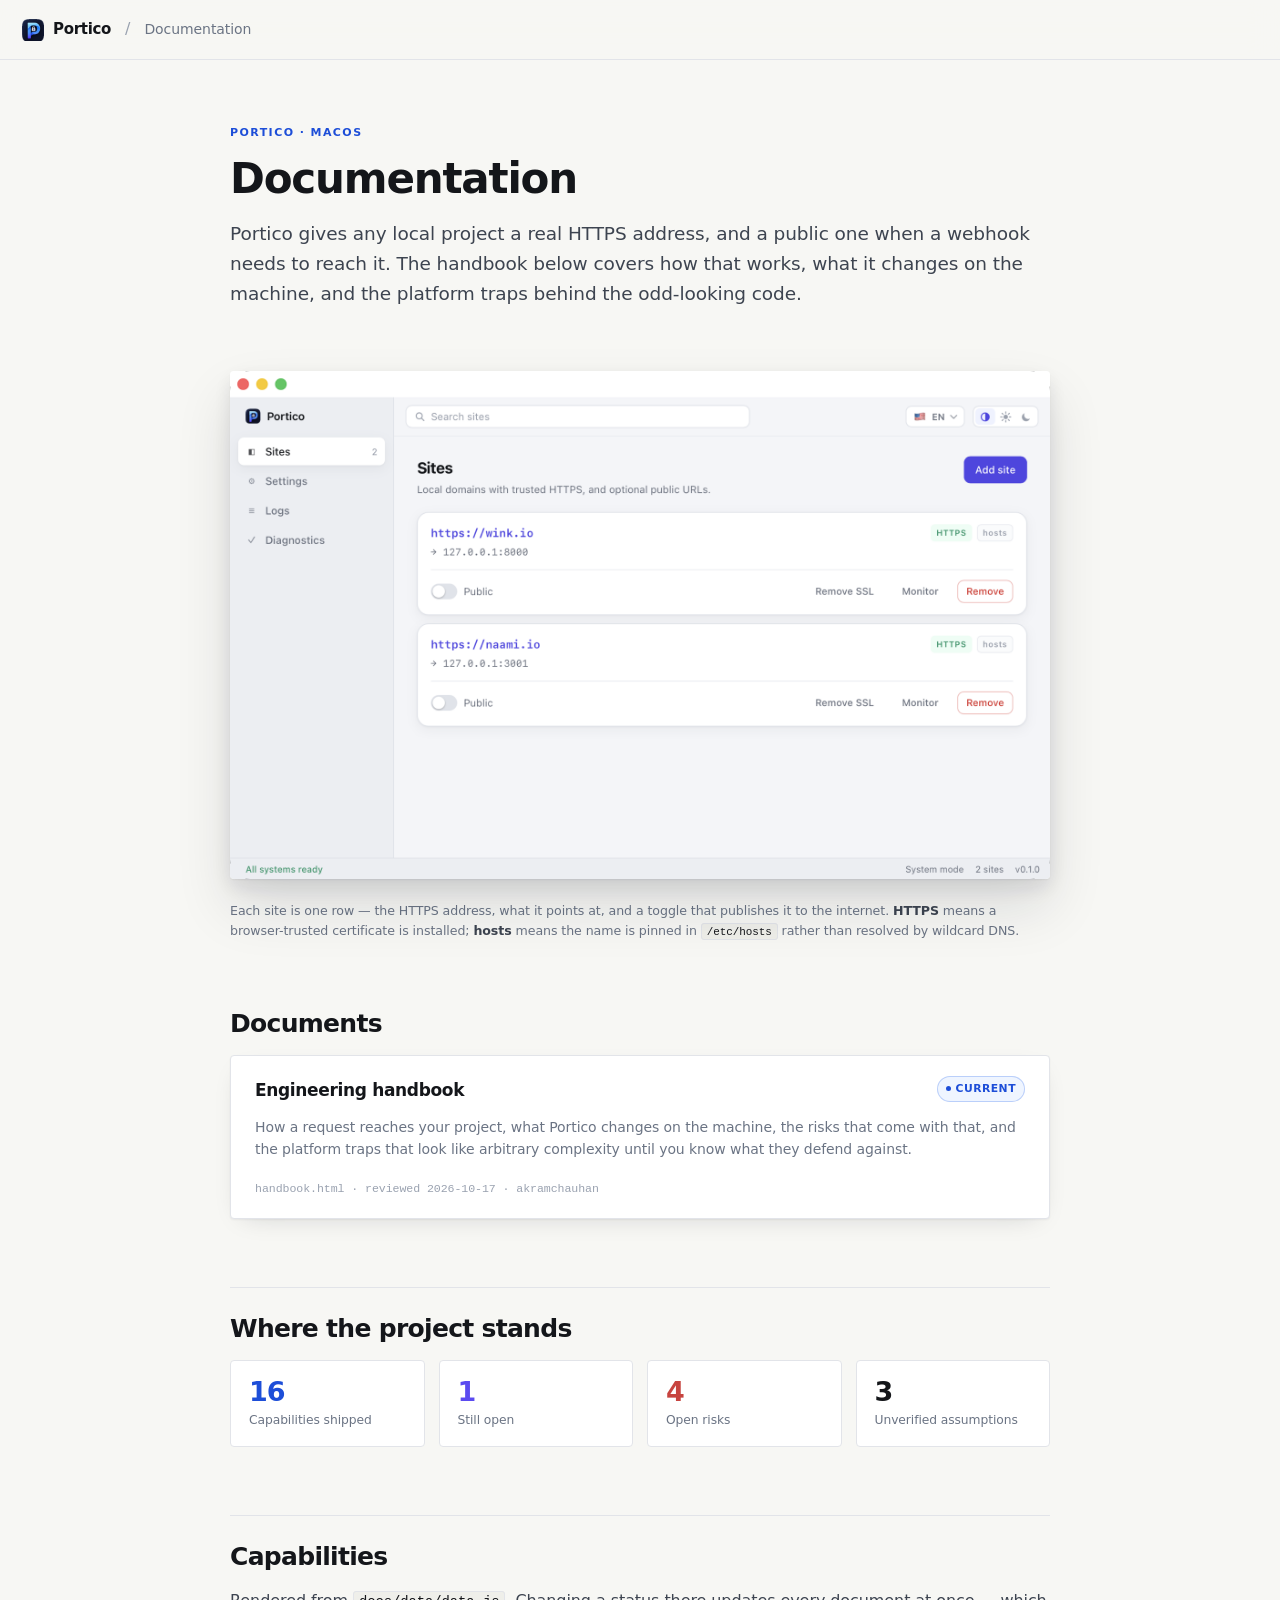
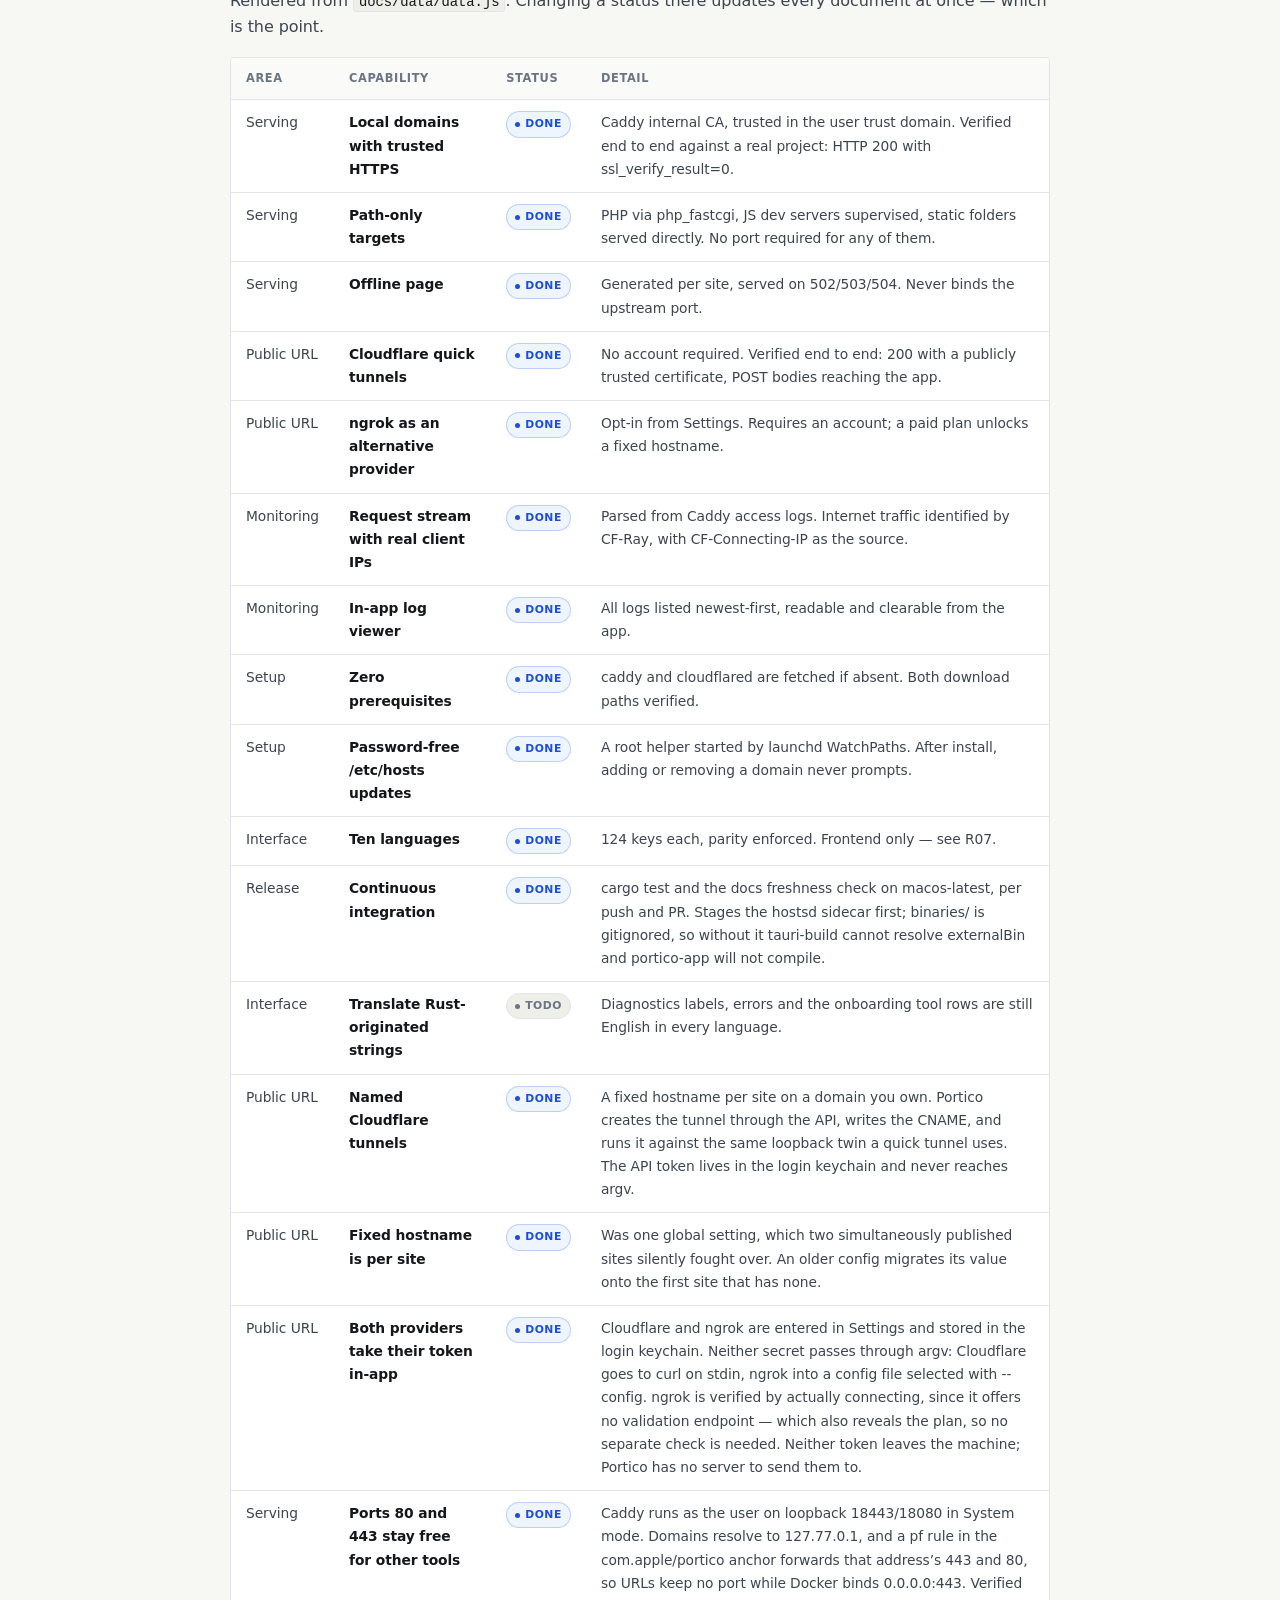
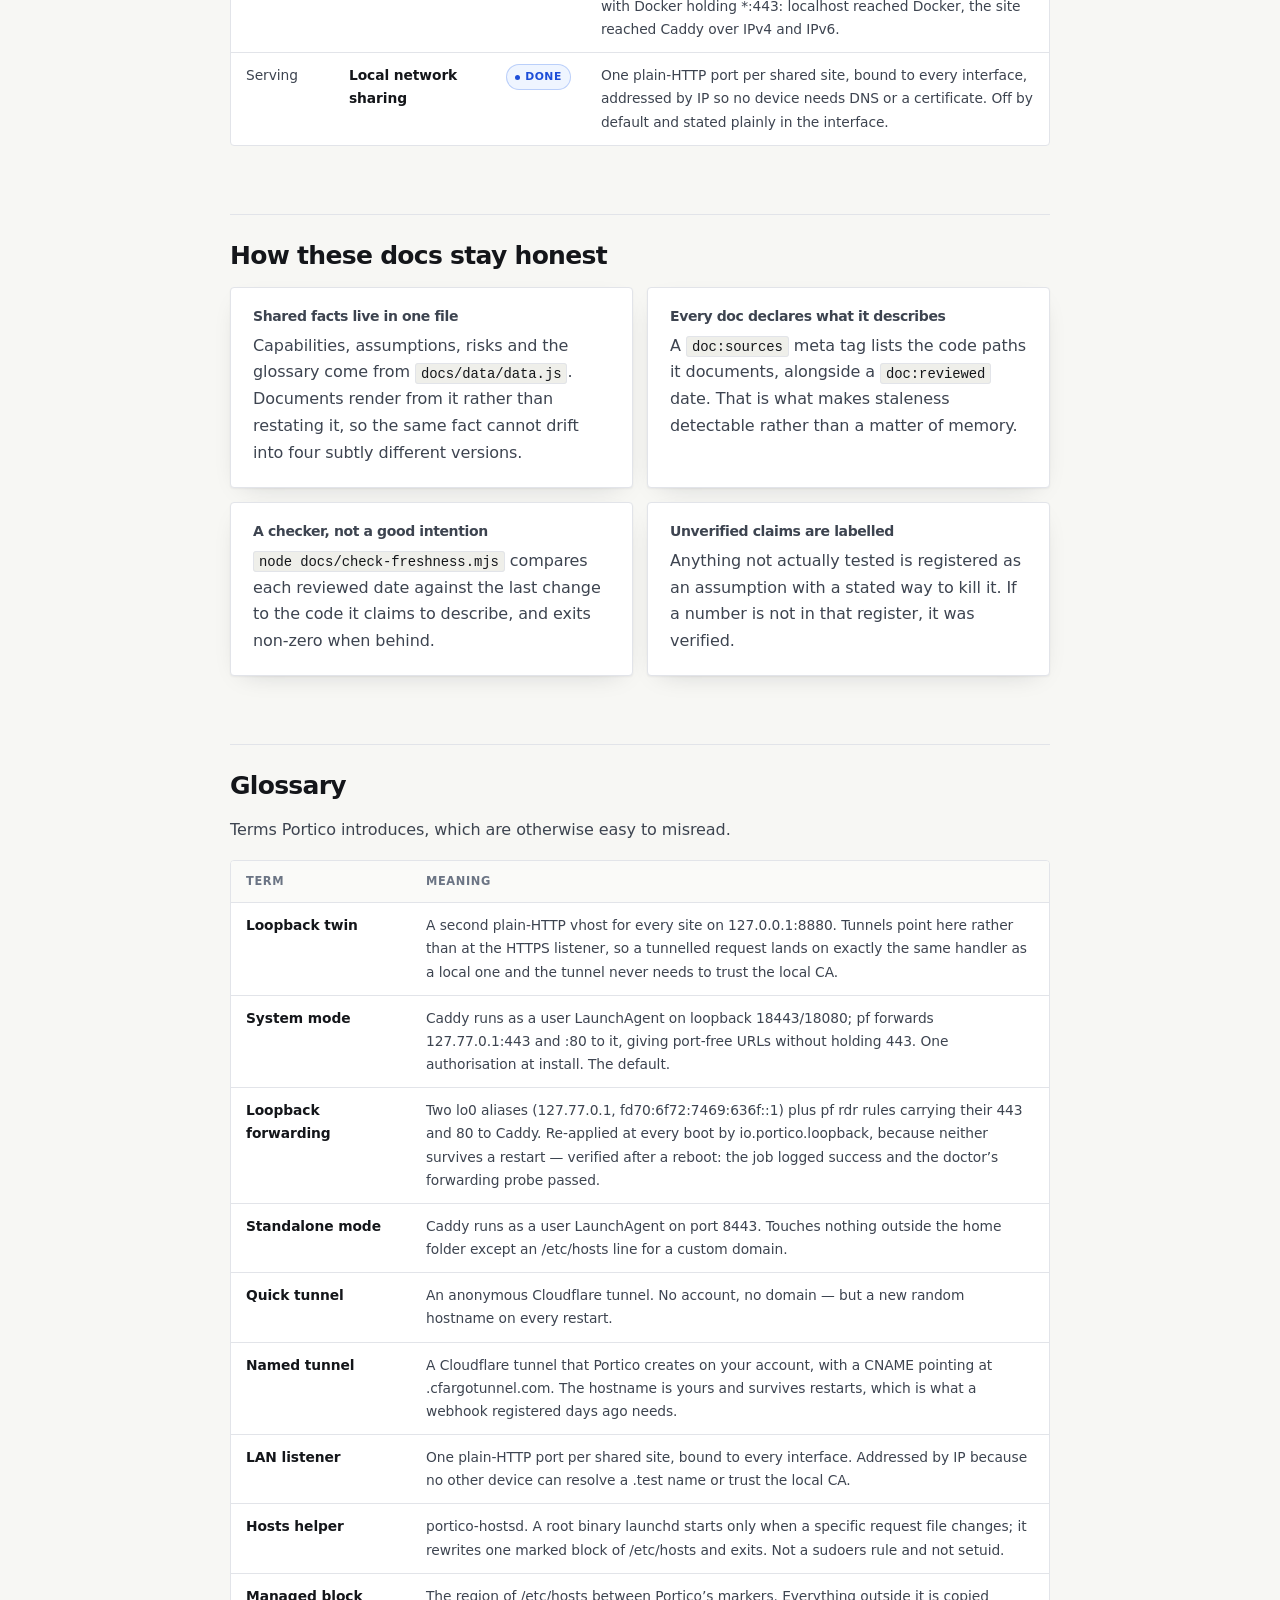
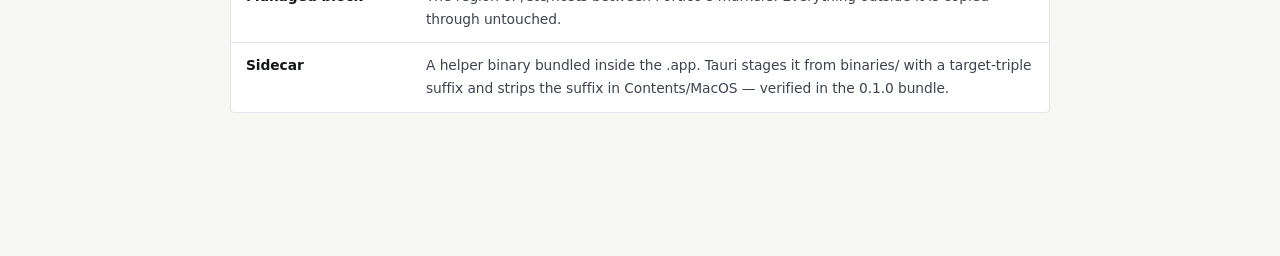
<file: docs/index.html>
<!doctype html>
<html lang="en">
<head>
<meta charset="utf-8">
<meta name="viewport" content="width=device-width, initial-scale=1">
<title>Portico — Documentation</title>
<meta name="doc:status"   content="Current">
<meta name="doc:reviewed" content="2026-09-09">
<meta name="doc:sources"  content="">
<link rel="stylesheet" href="assets/docs.css?v=0.3">
<style>
  .hub { max-width:900px; margin:0 auto; padding:0 40px 120px; }
  .hero { padding:64px 0 40px; }
  .doc-row { display:grid; grid-template-columns:1fr auto; gap:8px 24px; align-items:start;
    background:var(--surface); border:1px solid var(--border); border-radius:var(--radius);
    padding:20px 24px; margin-bottom:12px; text-decoration:none; box-shadow:var(--shadow); transition:.16s; }
  .doc-row:hover { border-color:var(--accent); transform:translateY(-1px); box-shadow:var(--shadow-l); }
  .doc-row .ttl { font-size:17px; font-weight:640; color:var(--ink); letter-spacing:-.02em; }
  .doc-row .bl { font-size:14px; color:var(--muted); margin-top:5px; line-height:1.55; grid-column:1/-1; }
  .doc-row .mt { font-size:11.6px; color:var(--faint); margin-top:10px; grid-column:1/-1; font-family:var(--mono); }
  @media (max-width:700px) { .hub { padding:0 20px 80px; } }
</style>
</head>
<body>

<header class="d-top">
  <a class="d-logo" href="index.html">
    <img src="assets/logo.png?v=0.3" alt="" width="22" height="22" style="display:block">
    Portico
  </a>
  <span class="sep">/</span><span class="doc-name">Documentation</span>
</header>

<div class="hub">
  <div class="hero">
    <div class="eyebrow">Portico · macOS</div>
    <h1>Documentation</h1>
    <p class="lede">Portico gives any local project a real HTTPS address, and a public one
    when a webhook needs to reach it. The handbook below covers how that works, what it
    changes on the machine, and the platform traps behind the odd-looking code.</p>
  </div>

  <figure class="shot">
    <div class="shot-frame">
    <img src="assets/screenshot-sites.png?v=0.3" width="1800" height="1116"
         alt="Portico's Sites view. A sidebar lists Sites, Settings, Logs and Diagnostics.
              Two rows show https://wink.io pointing at 127.0.0.1:8000 and https://naami.io
              at 127.0.0.1:3001, each badged HTTPS and hosts, each with a Public toggle.
              The status bar reads: all systems ready, System mode, 2 sites.">
    </div>
    <figcaption>Each site is one row — the HTTPS address, what it points at, and a toggle
    that publishes it to the internet. <b>HTTPS</b> means a browser-trusted certificate is
    installed; <b>hosts</b> means the name is pinned in <code>/etc/hosts</code> rather than
    resolved by wildcard DNS.</figcaption>
  </figure>

  <h2 id="docs" style="border:none;padding-top:0">Documents</h2>
  <div id="docList"></div>

  <h2 id="status">Where the project stands</h2>
  <div class="grid c4">
    <div class="stat"><div class="n g" id="sDone">—</div><div class="l">Capabilities shipped</div></div>
    <div class="stat"><div class="n v" id="sTodo">—</div><div class="l">Still open</div></div>
    <div class="stat"><div class="n r" id="sRisk">—</div><div class="l">Open risks</div></div>
    <div class="stat"><div class="n" id="sAssume">—</div><div class="l">Unverified assumptions</div></div>
  </div>

  <h2 id="state">Capabilities</h2>
  <p>Rendered from <code>docs/data/data.js</code>. Changing a status there updates every
  document at once — which is the point.</p>
  <div class="t-scroll"><table id="featTable">
    <thead><tr><th>Area</th><th>Capability</th><th>Status</th><th>Detail</th></tr></thead>
    <tbody></tbody>
  </table></div>

  <h2 id="how">How these docs stay honest</h2>
  <div class="grid c2">
    <div class="d-card"><h4>Shared facts live in one file</h4>
      <p>Capabilities, assumptions, risks and the glossary come from
      <code>docs/data/data.js</code>. Documents render from it rather than restating it, so
      the same fact cannot drift into four subtly different versions.</p></div>
    <div class="d-card"><h4>Every doc declares what it describes</h4>
      <p>A <code>doc:sources</code> meta tag lists the code paths it documents, alongside a
      <code>doc:reviewed</code> date. That is what makes staleness detectable rather than a
      matter of memory.</p></div>
    <div class="d-card"><h4>A checker, not a good intention</h4>
      <p><code>node docs/check-freshness.mjs</code> compares each reviewed date against the
      last change to the code it claims to describe, and exits non-zero when behind.</p></div>
    <div class="d-card"><h4>Unverified claims are labelled</h4>
      <p>Anything not actually tested is registered as an assumption with a stated way to
      kill it. If a number is not in that register, it was verified.</p></div>
  </div>

  <h2 id="glossary">Glossary</h2>
  <p>Terms Portico introduces, which are otherwise easy to misread.</p>
  <div class="t-scroll"><table id="glossTable">
    <thead><tr><th style="width:180px">Term</th><th>Meaning</th></tr></thead>
    <tbody></tbody>
  </table></div>
</div>

<script src="data/data.js?v=0.5"></script>
<script src="assets/docs.js?v=0.3"></script>
<script>
window.DKInit = function () {
  var D = window.DOCS, S = { Draft:'amber', Current:'green', Superseded:'grey' };

  document.getElementById('docList').innerHTML = D.docs.map(function (d) {
    return '<a class="doc-row" href="' + d.file + '">' +
      '<div class="ttl">' + d.title + '</div>' +
      '<span class="badge ' + (S[d.status]||'grey') + ' dot">' + d.status + '</span>' +
      '<div class="bl">' + d.blurb + '</div>' +
      '<div class="mt">' + d.file + ' · reviewed ' + d.updated + ' · ' + d.owner + '</div></a>';
  }).join('');

  var FS = { done:'green', doing:'amber', todo:'grey', blocked:'red' };
  document.querySelector('#featTable tbody').innerHTML = D.features.map(function (f) {
    return '<tr><td>' + f.area + '</td><td><b>' + f.t + '</b></td>' +
      '<td><span class="badge ' + FS[f.s] + ' dot">' + f.s + '</span></td>' +
      '<td>' + f.d + '</td></tr>';
  }).join('');

  document.querySelector('#glossTable tbody').innerHTML = D.glossary.map(function (g) {
    return '<tr><td><b>' + g.t + '</b></td><td>' + g.d + '</td></tr>';
  }).join('');

  document.getElementById('sDone').textContent   = D.features.filter(function (f) { return f.s === 'done'; }).length;
  document.getElementById('sTodo').textContent   = D.features.filter(function (f) { return f.s !== 'done'; }).length;
  document.getElementById('sRisk').textContent   = D.risks.filter(function (r) { return r.status === 'Open'; }).length;
  document.getElementById('sAssume').textContent = D.assumptions.filter(function (a) { return /Unverified/i.test(a.confidence); }).length;
};
</script>
</body>
</html>
</file>
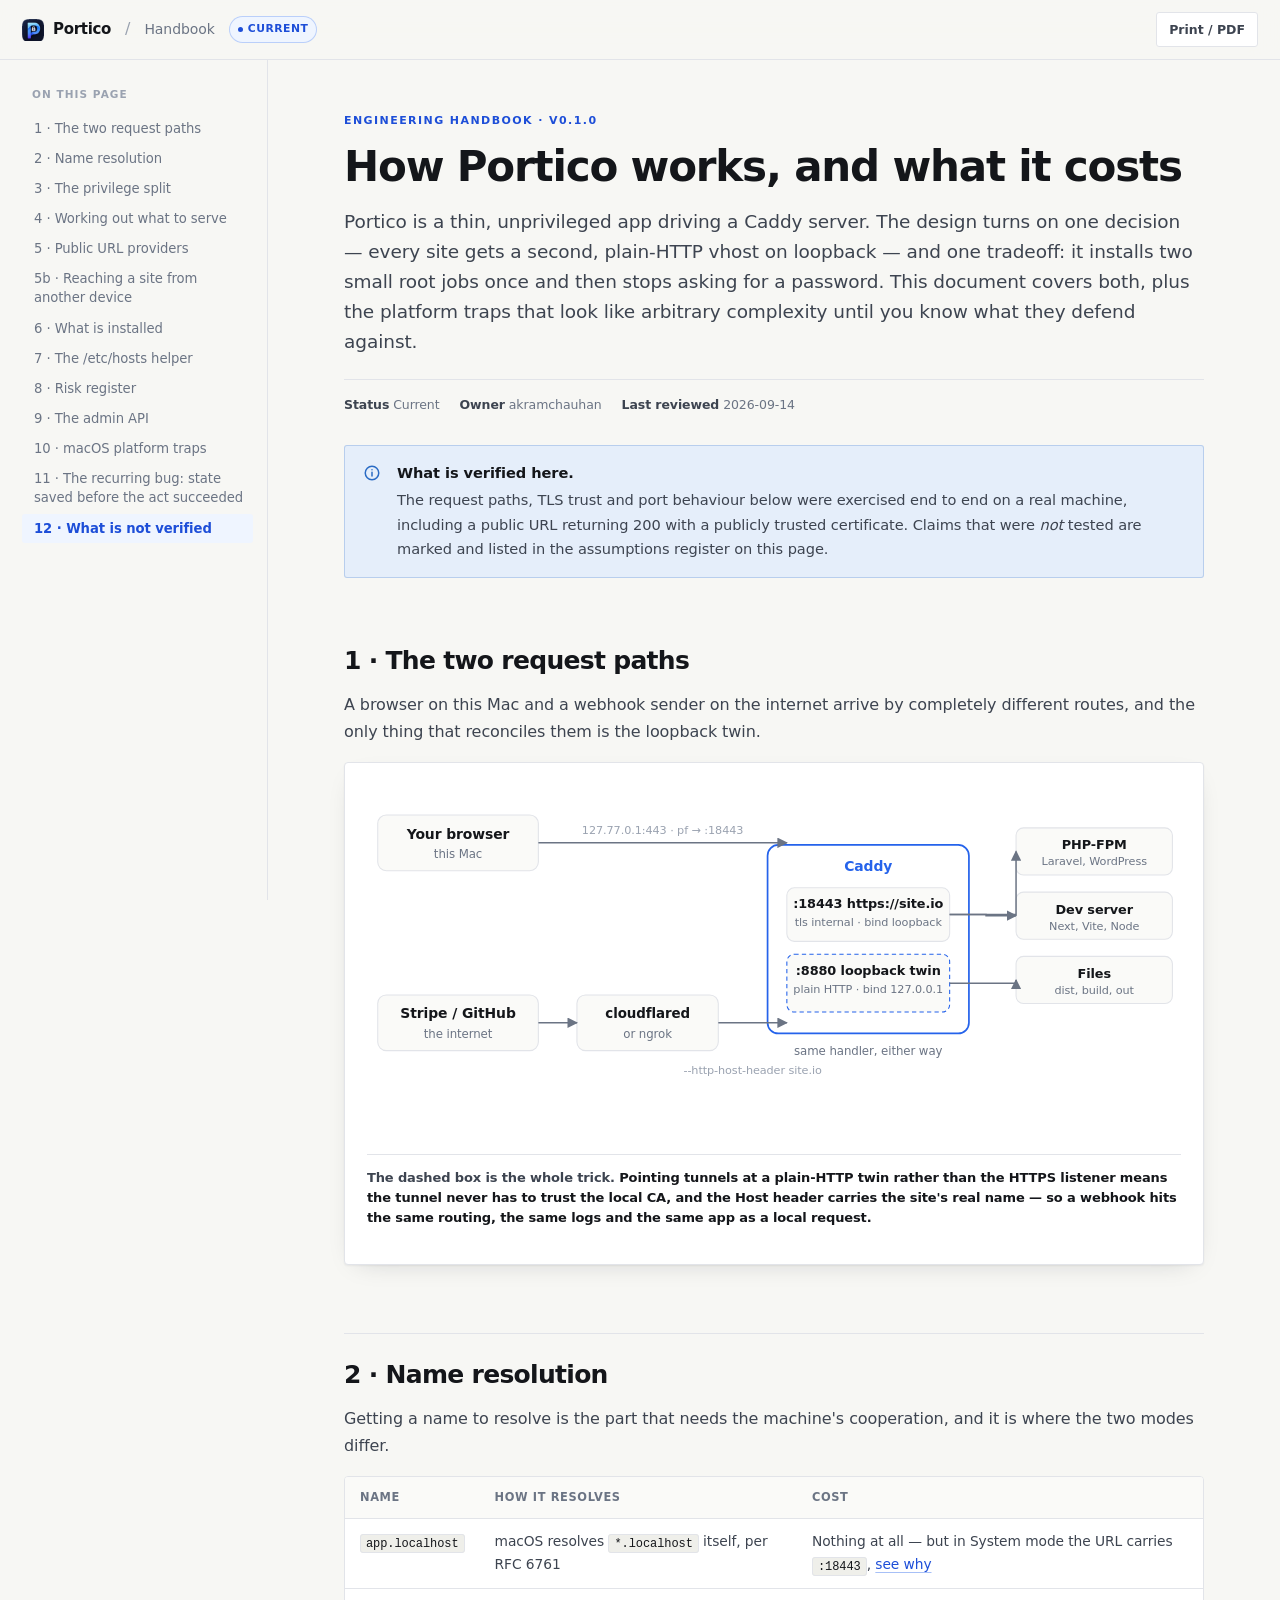
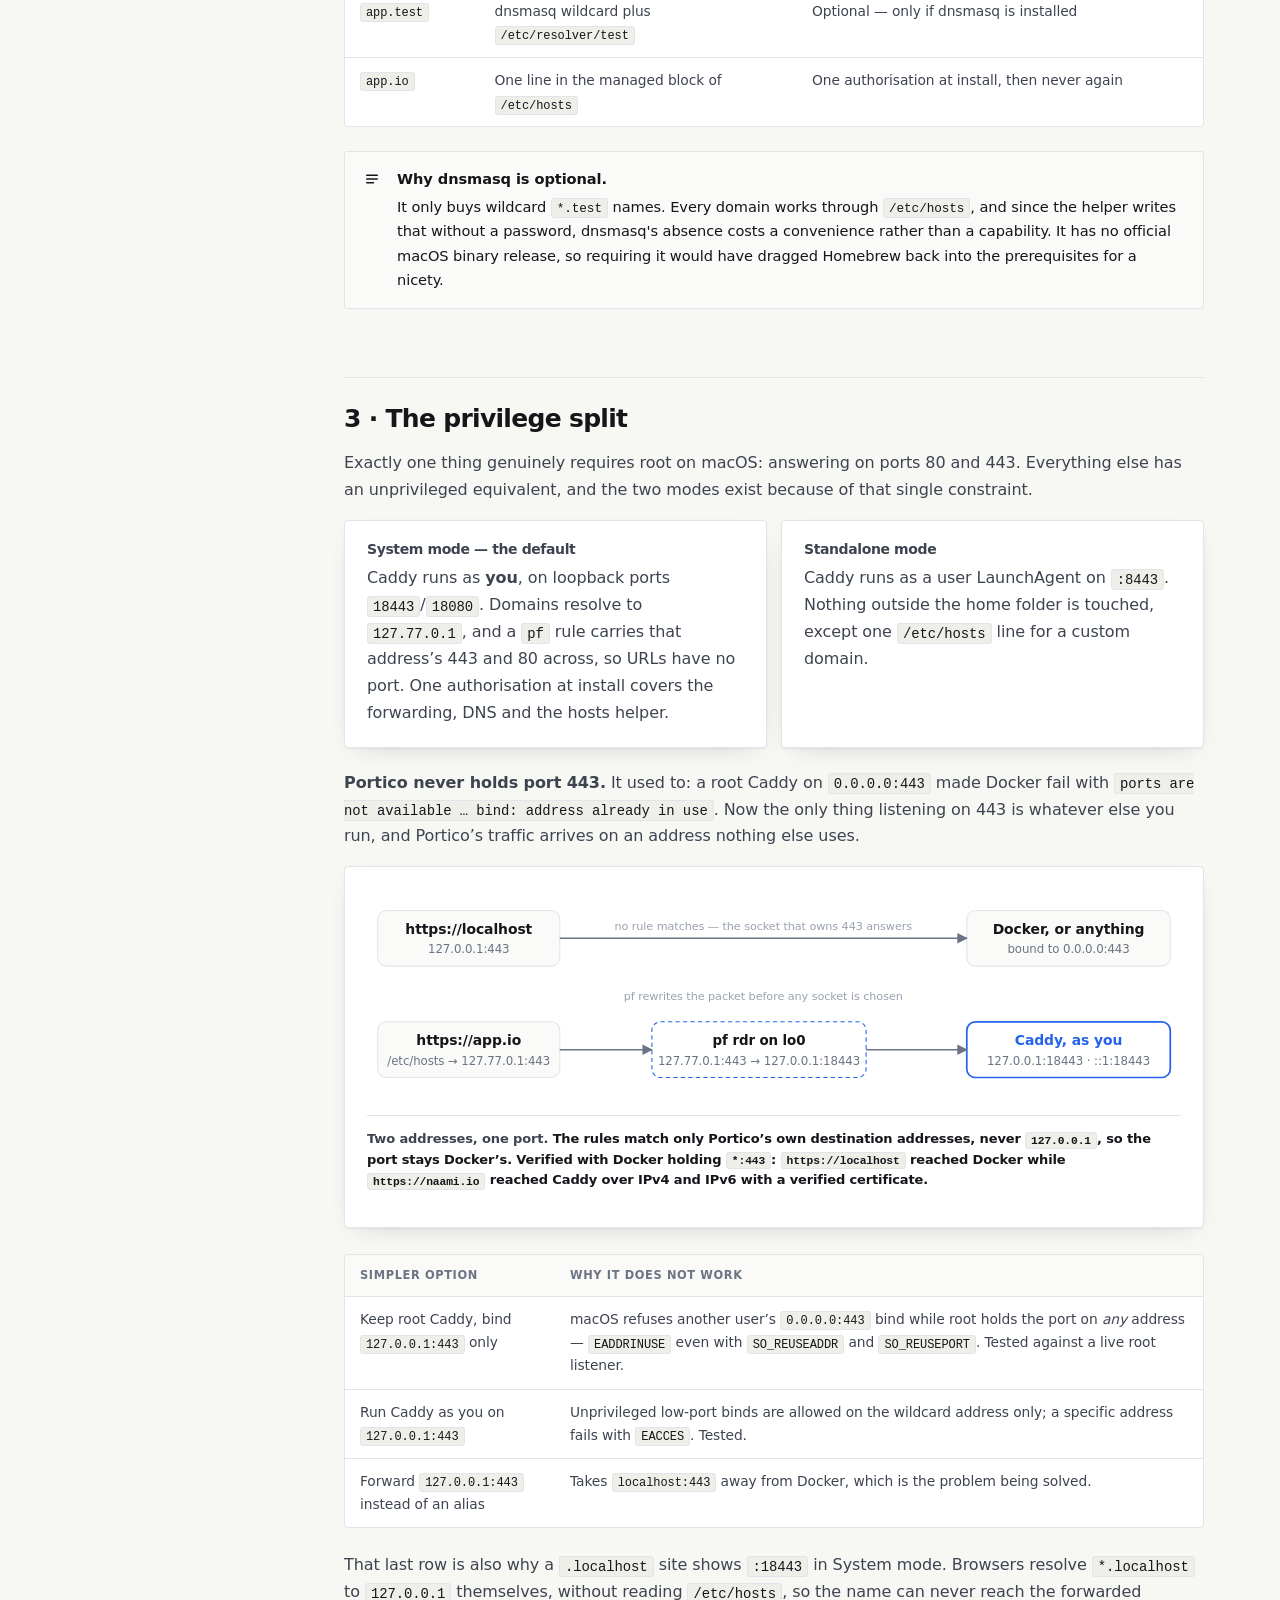
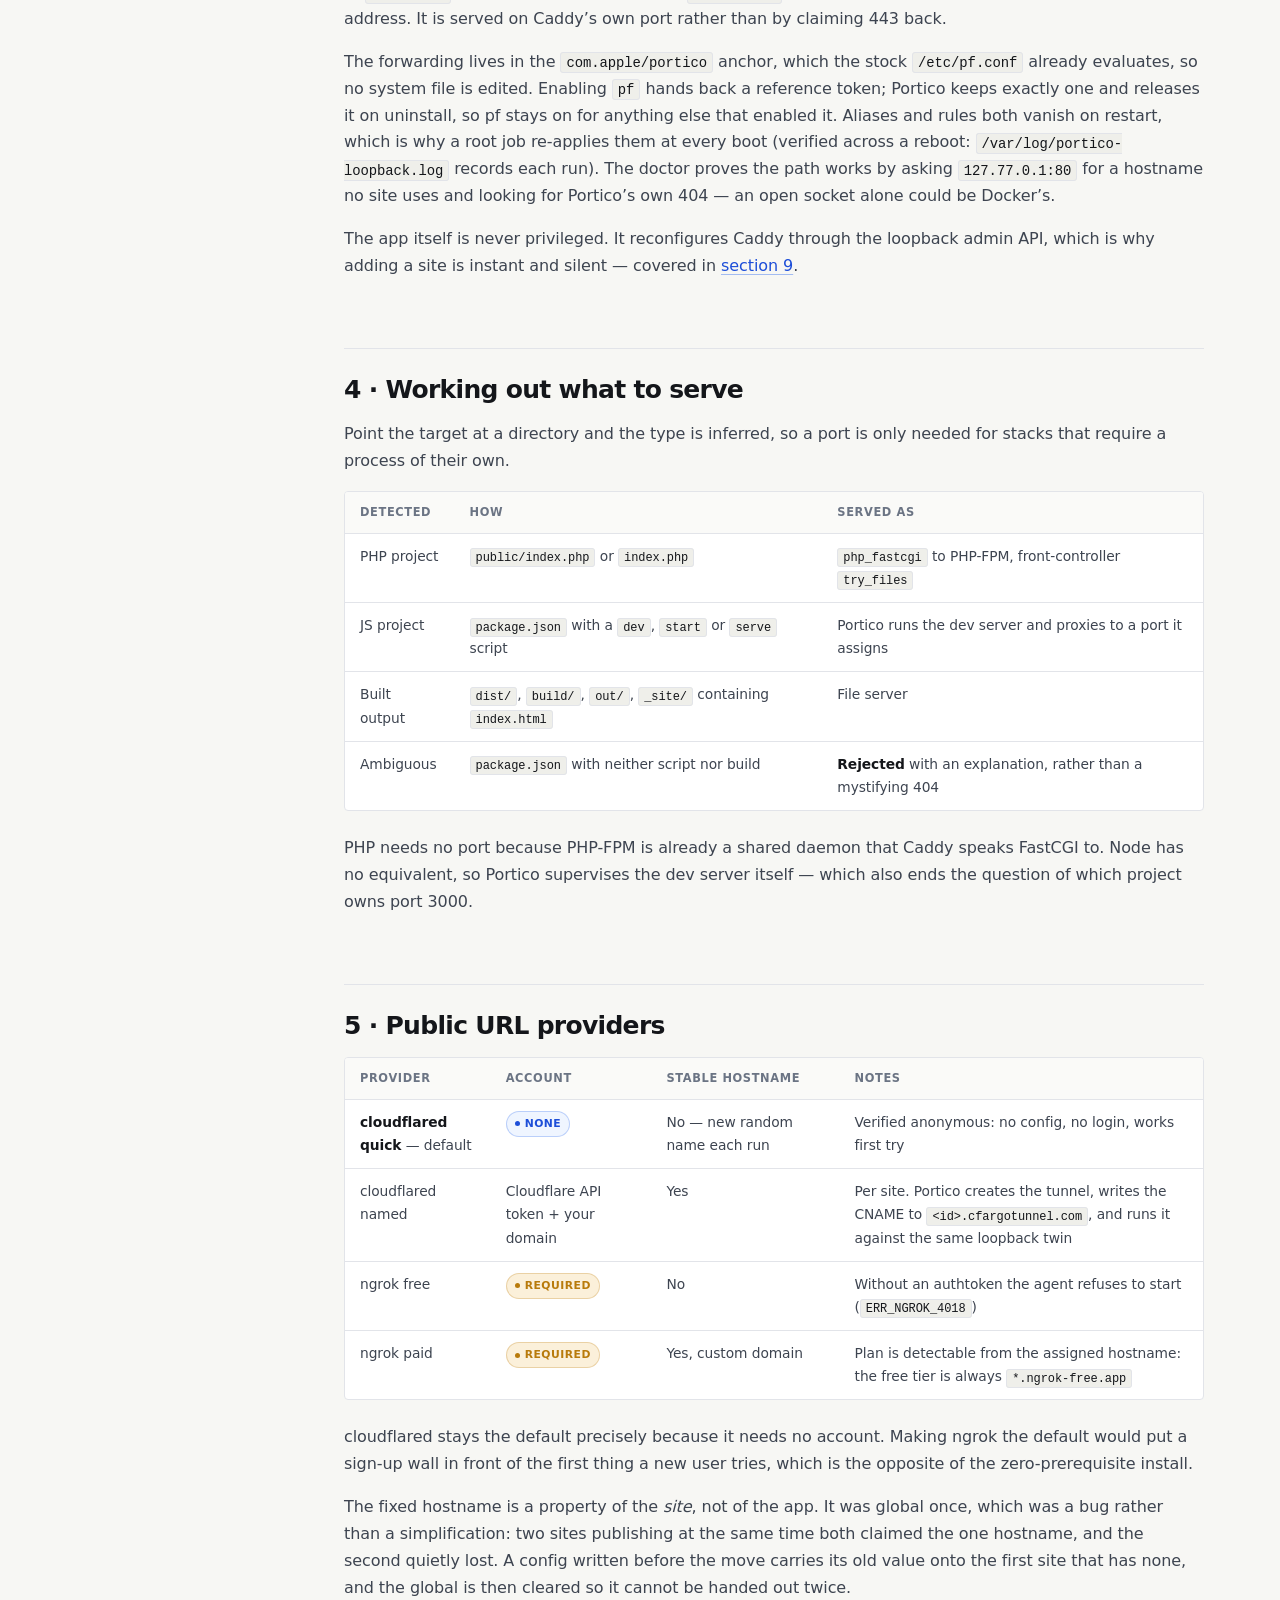
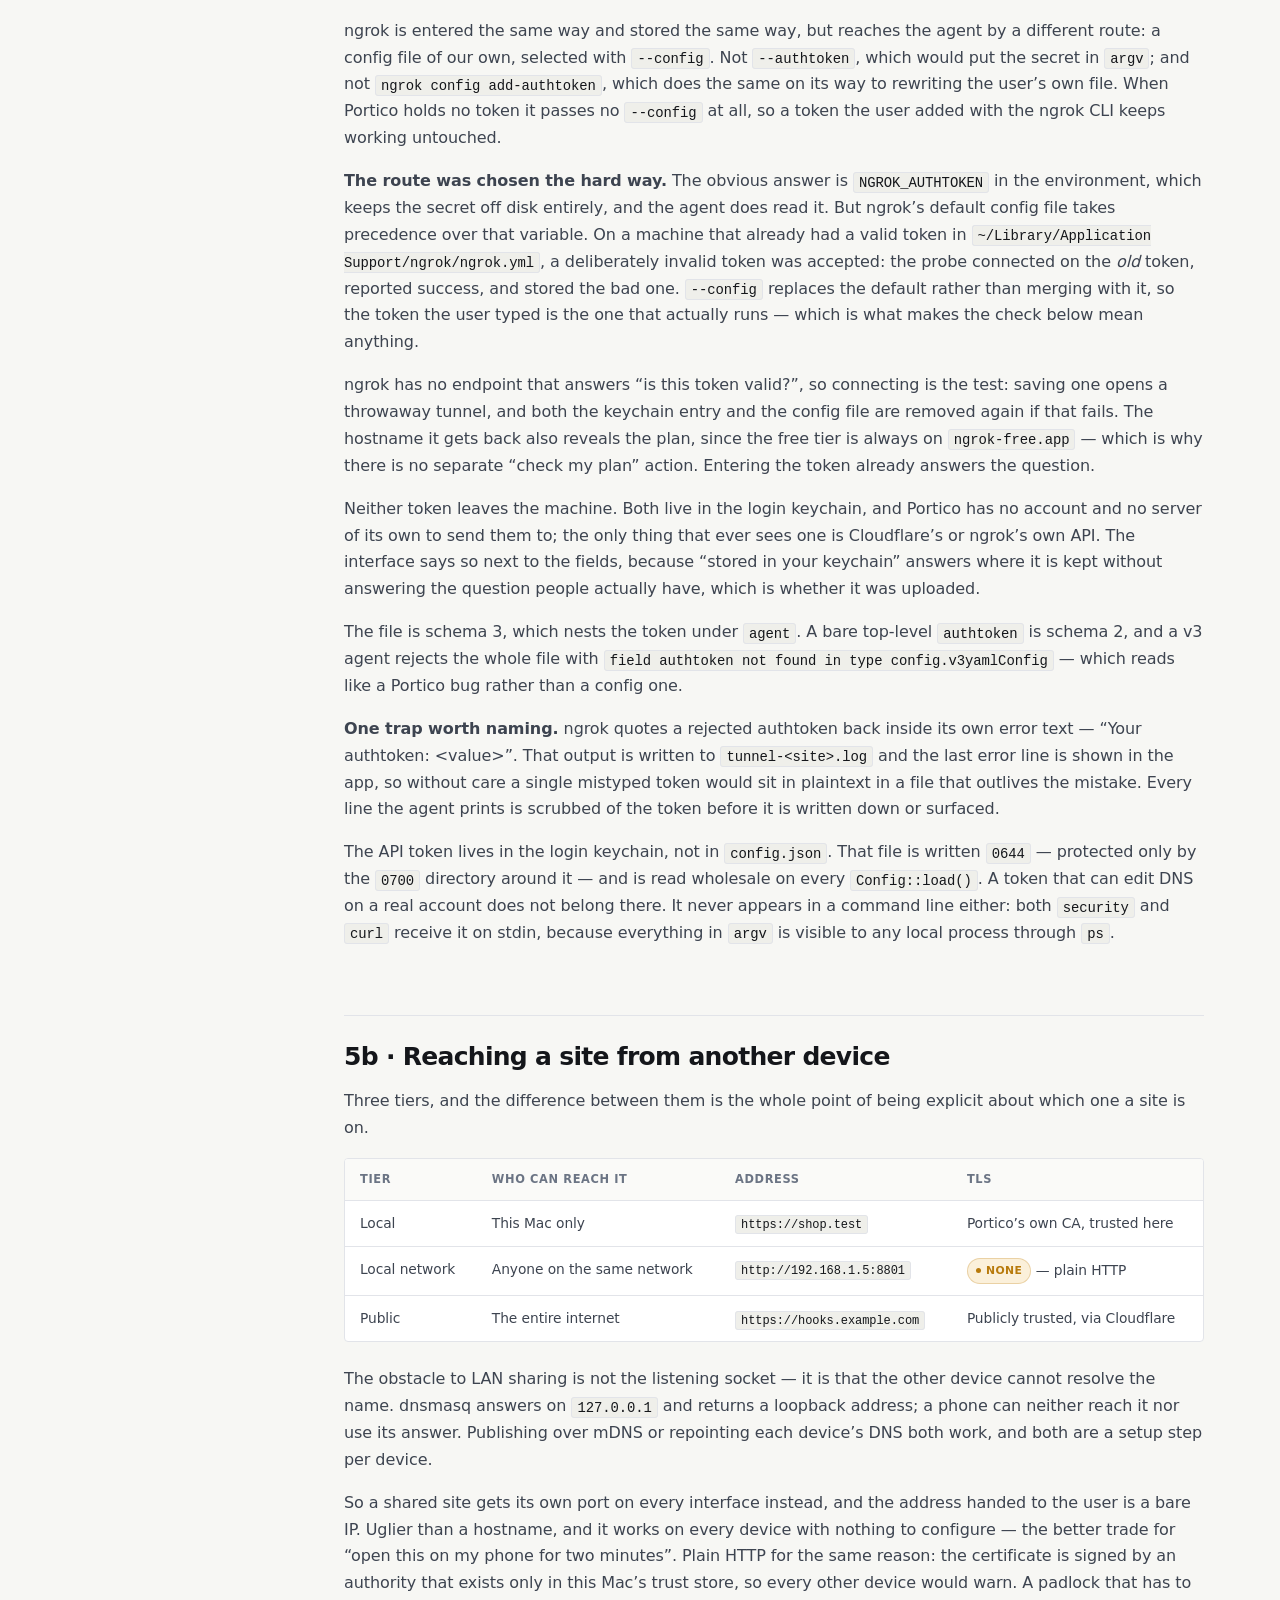
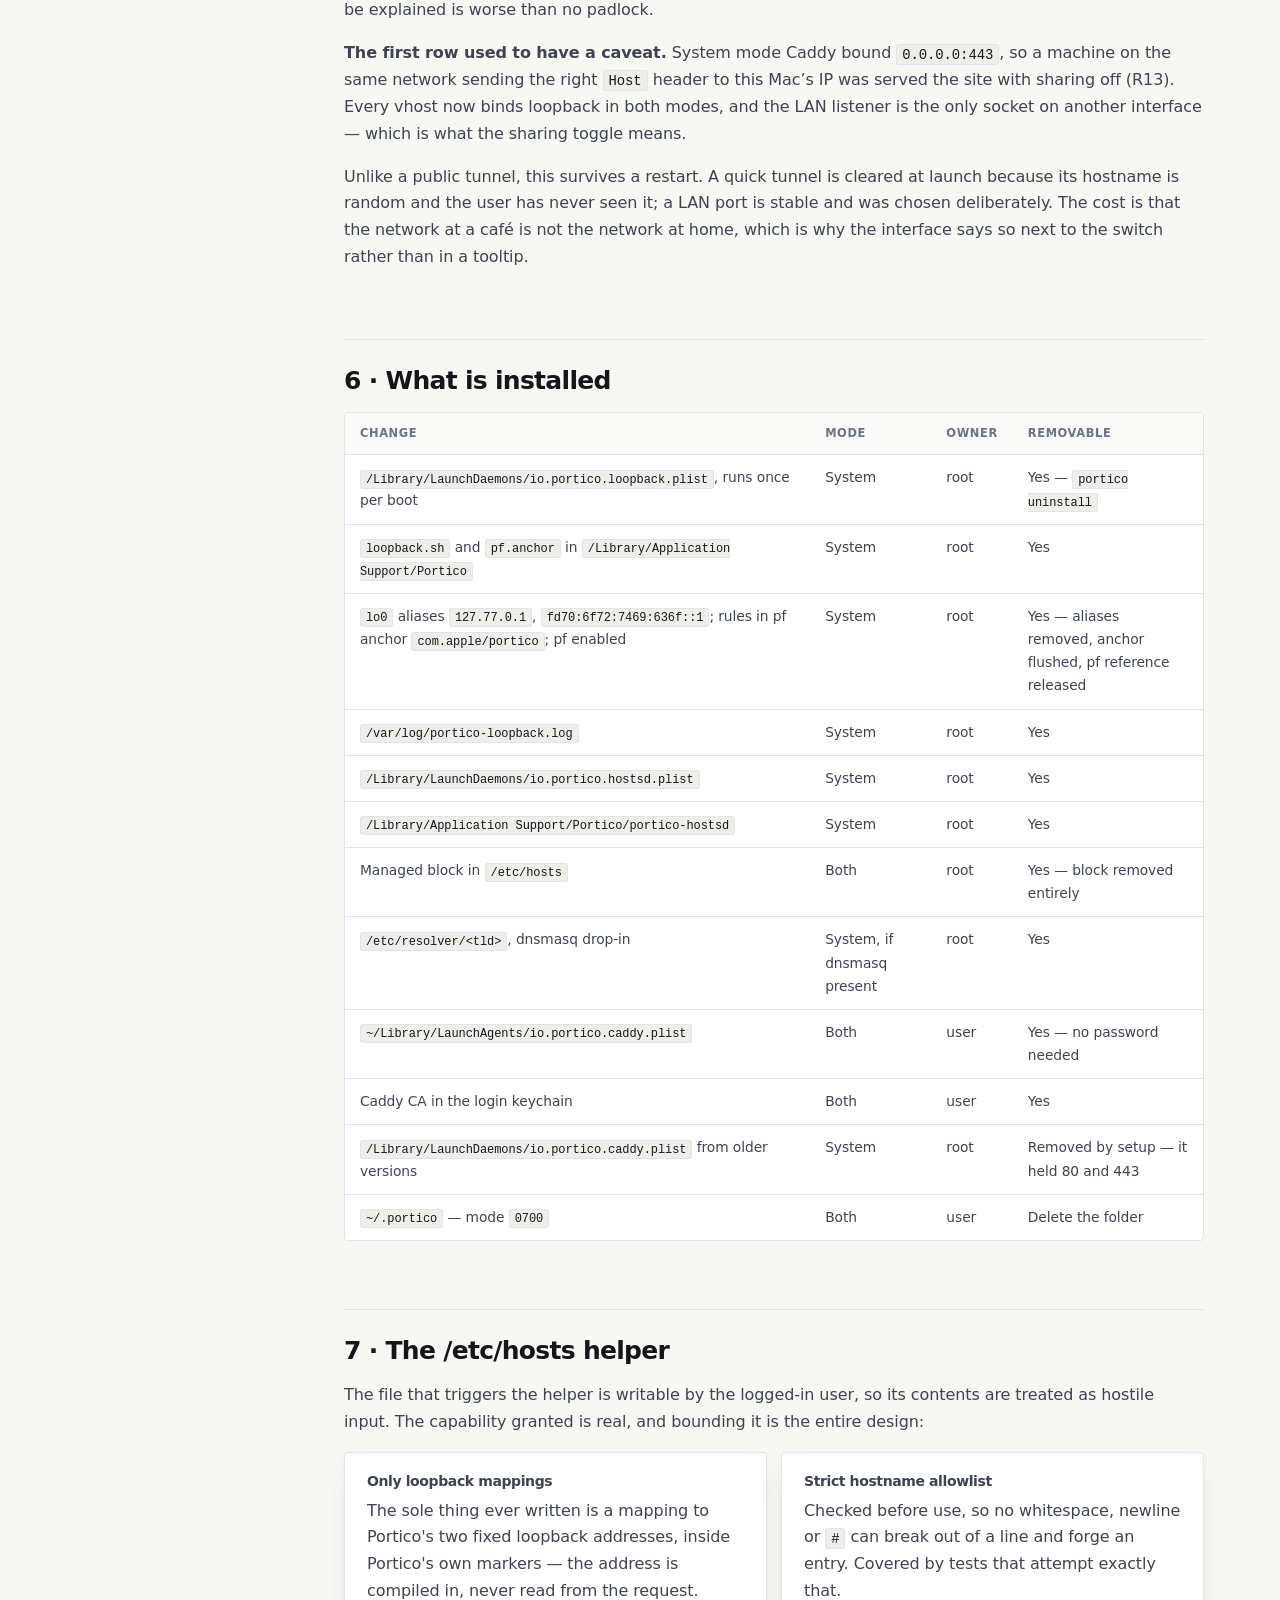
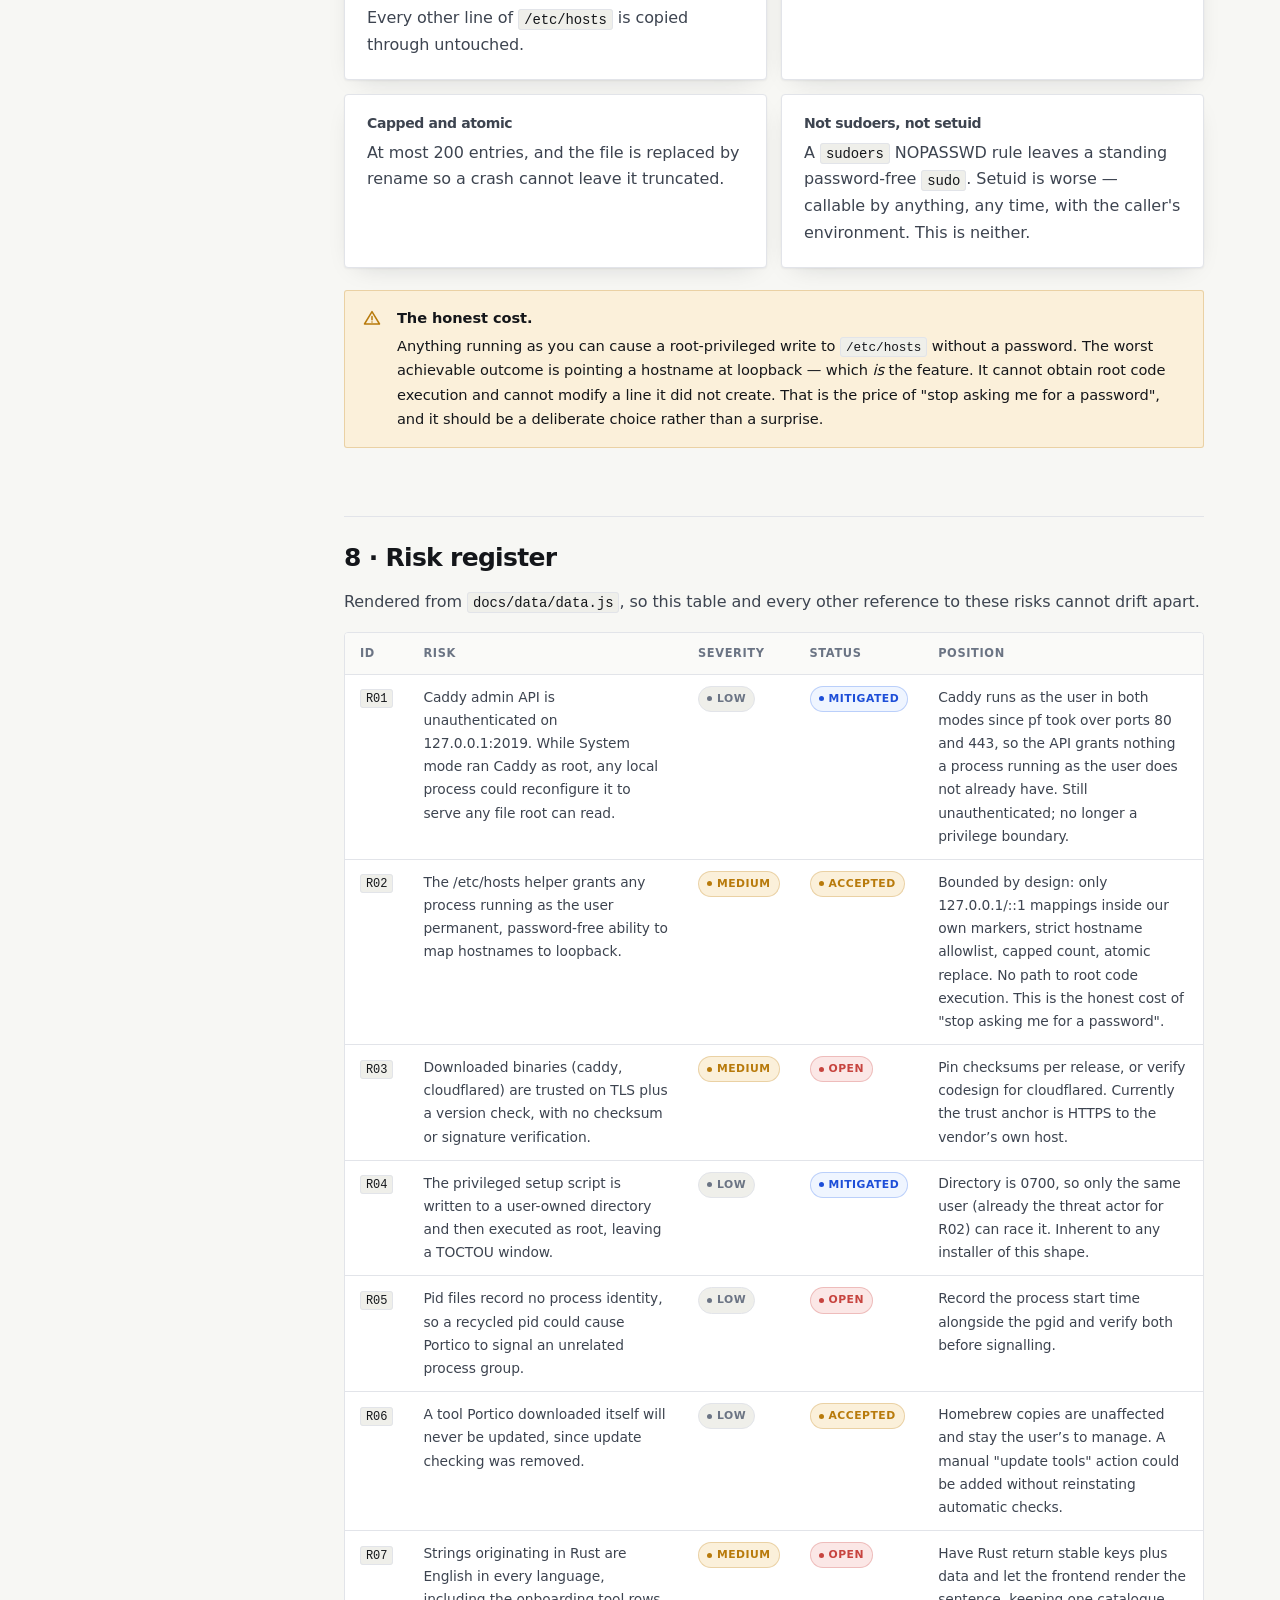
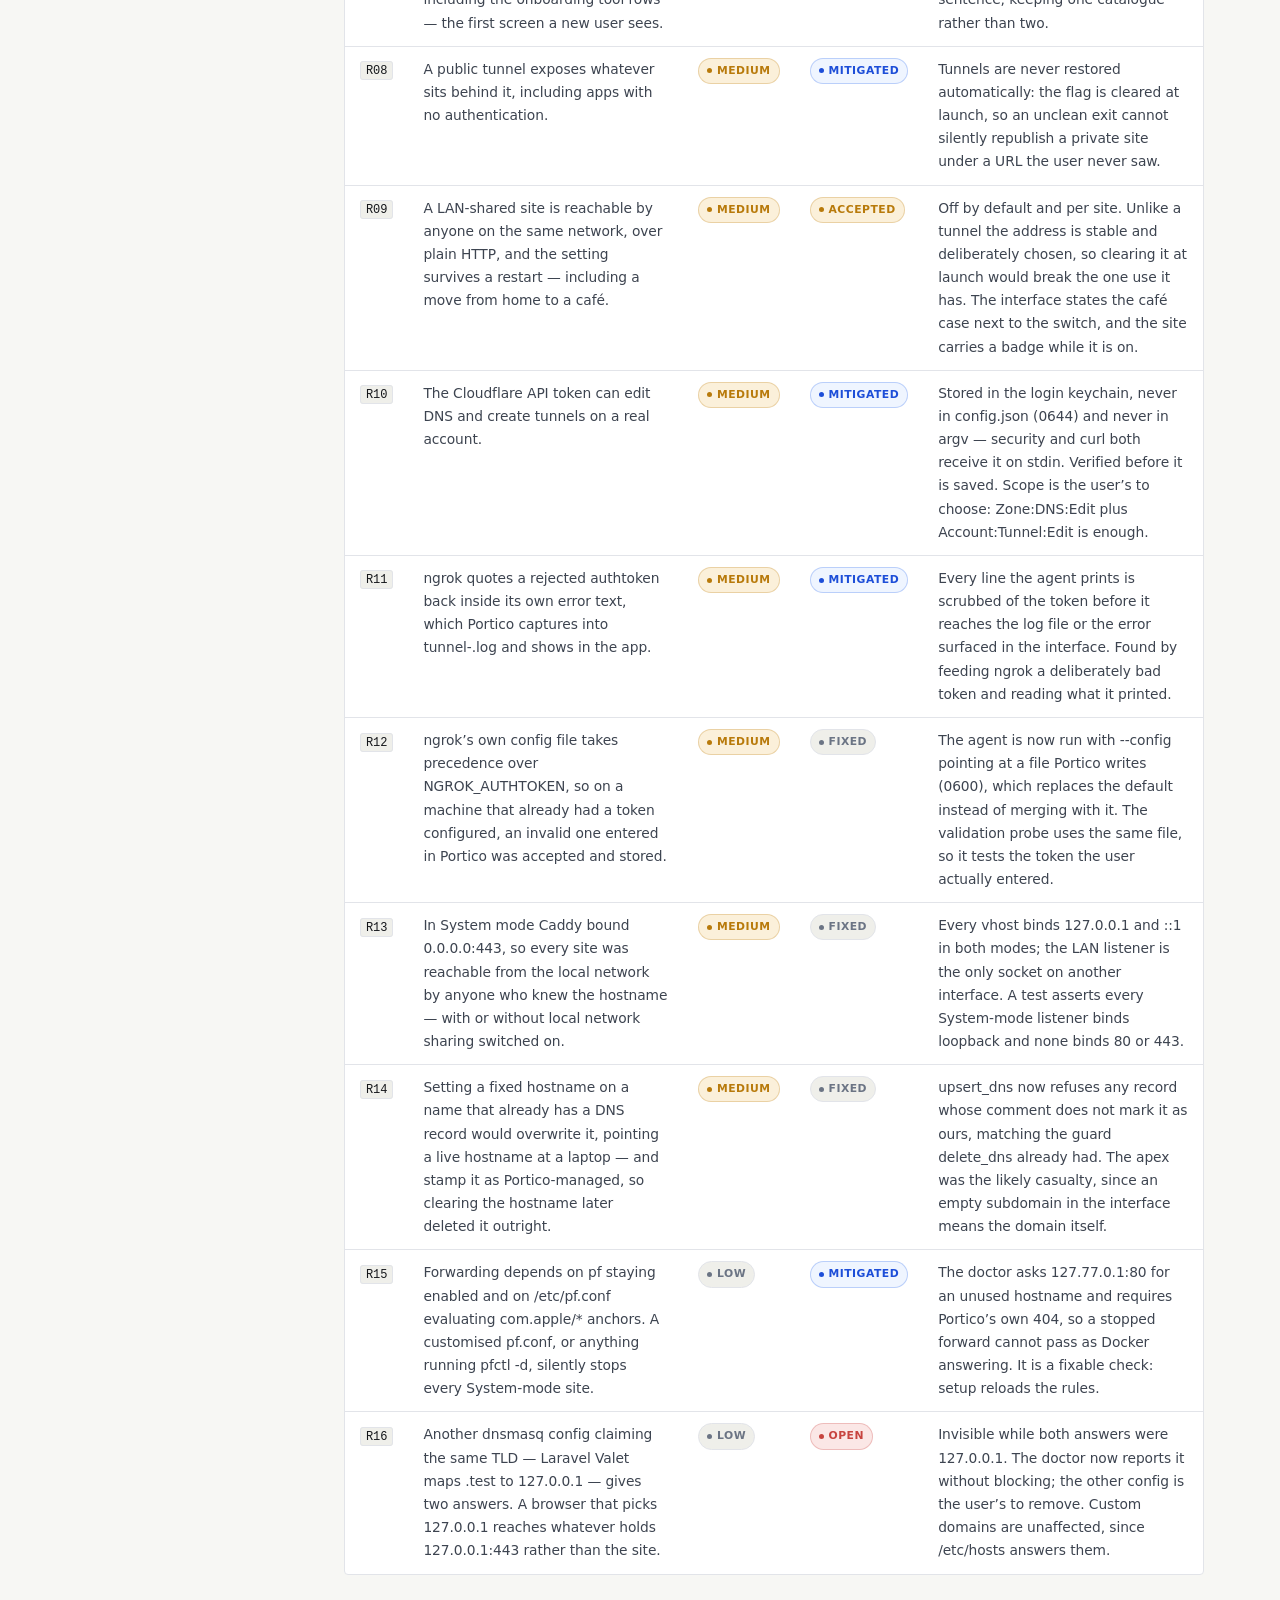
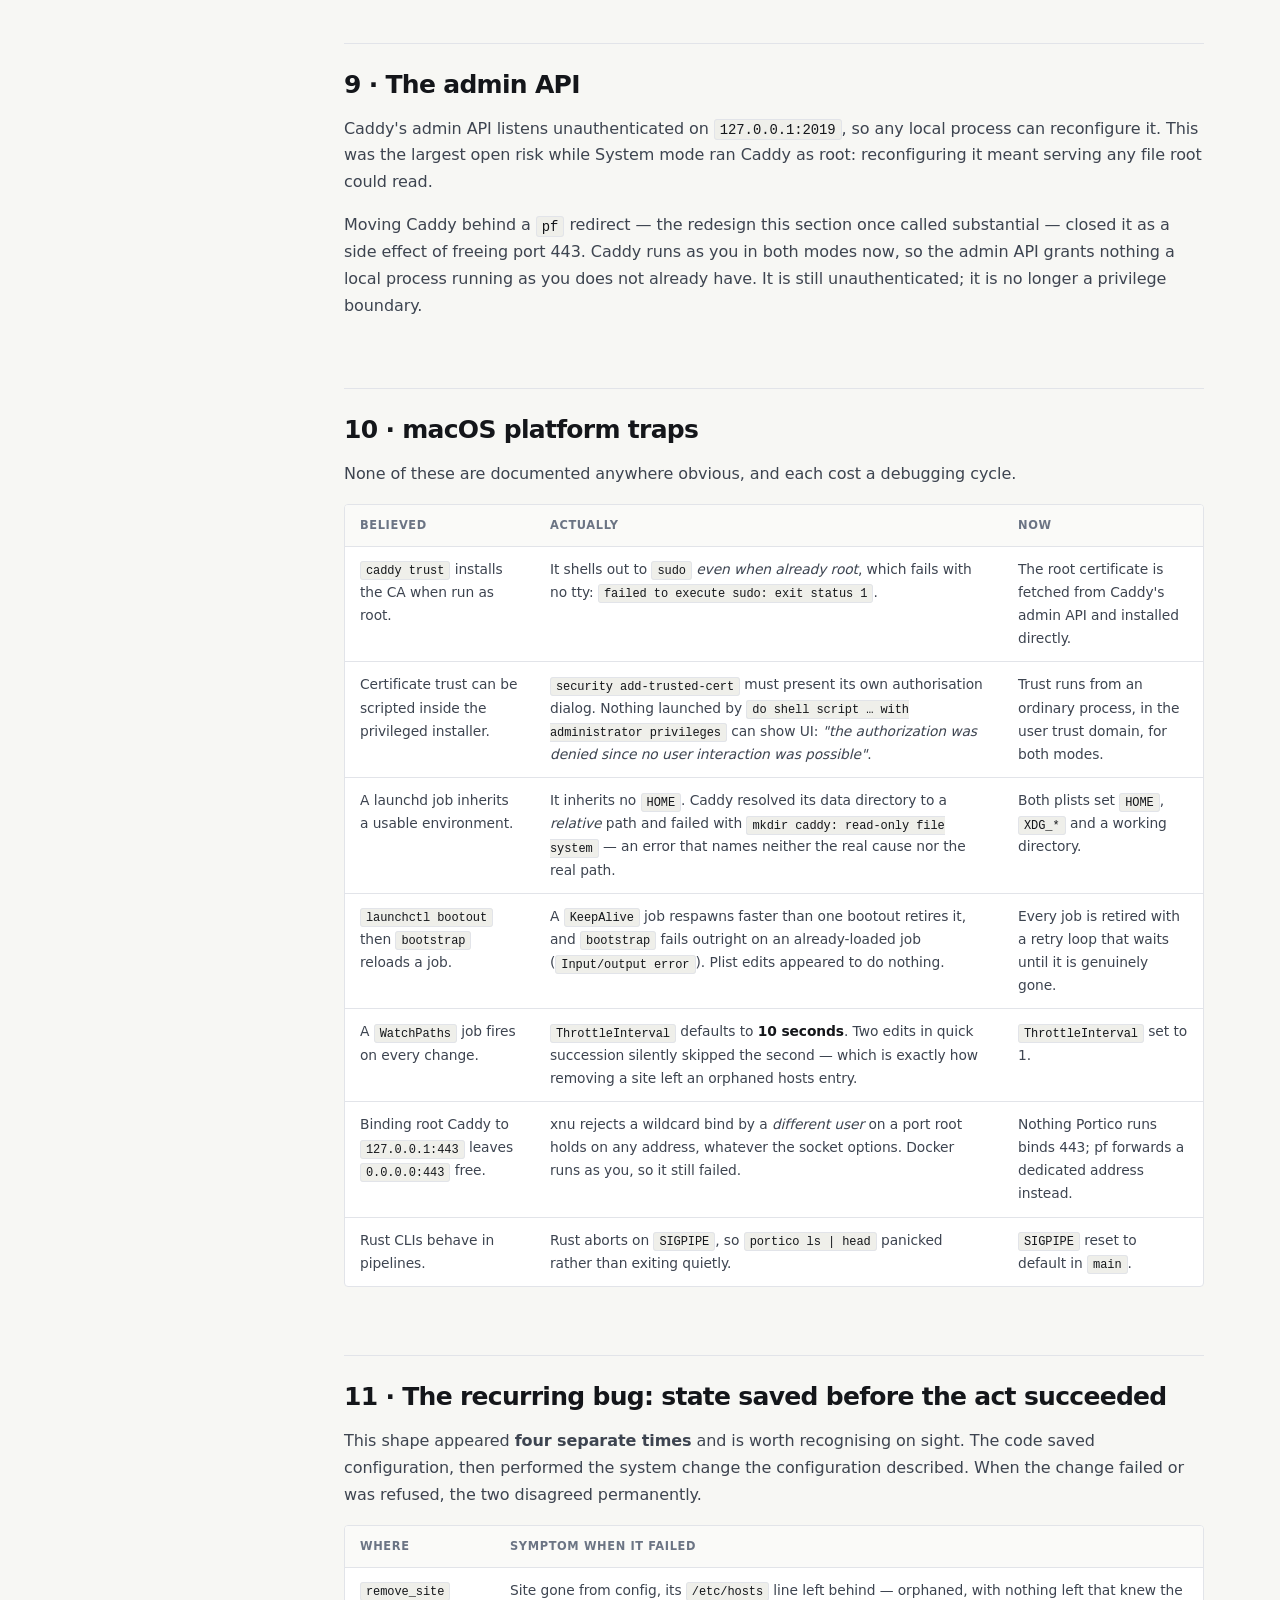
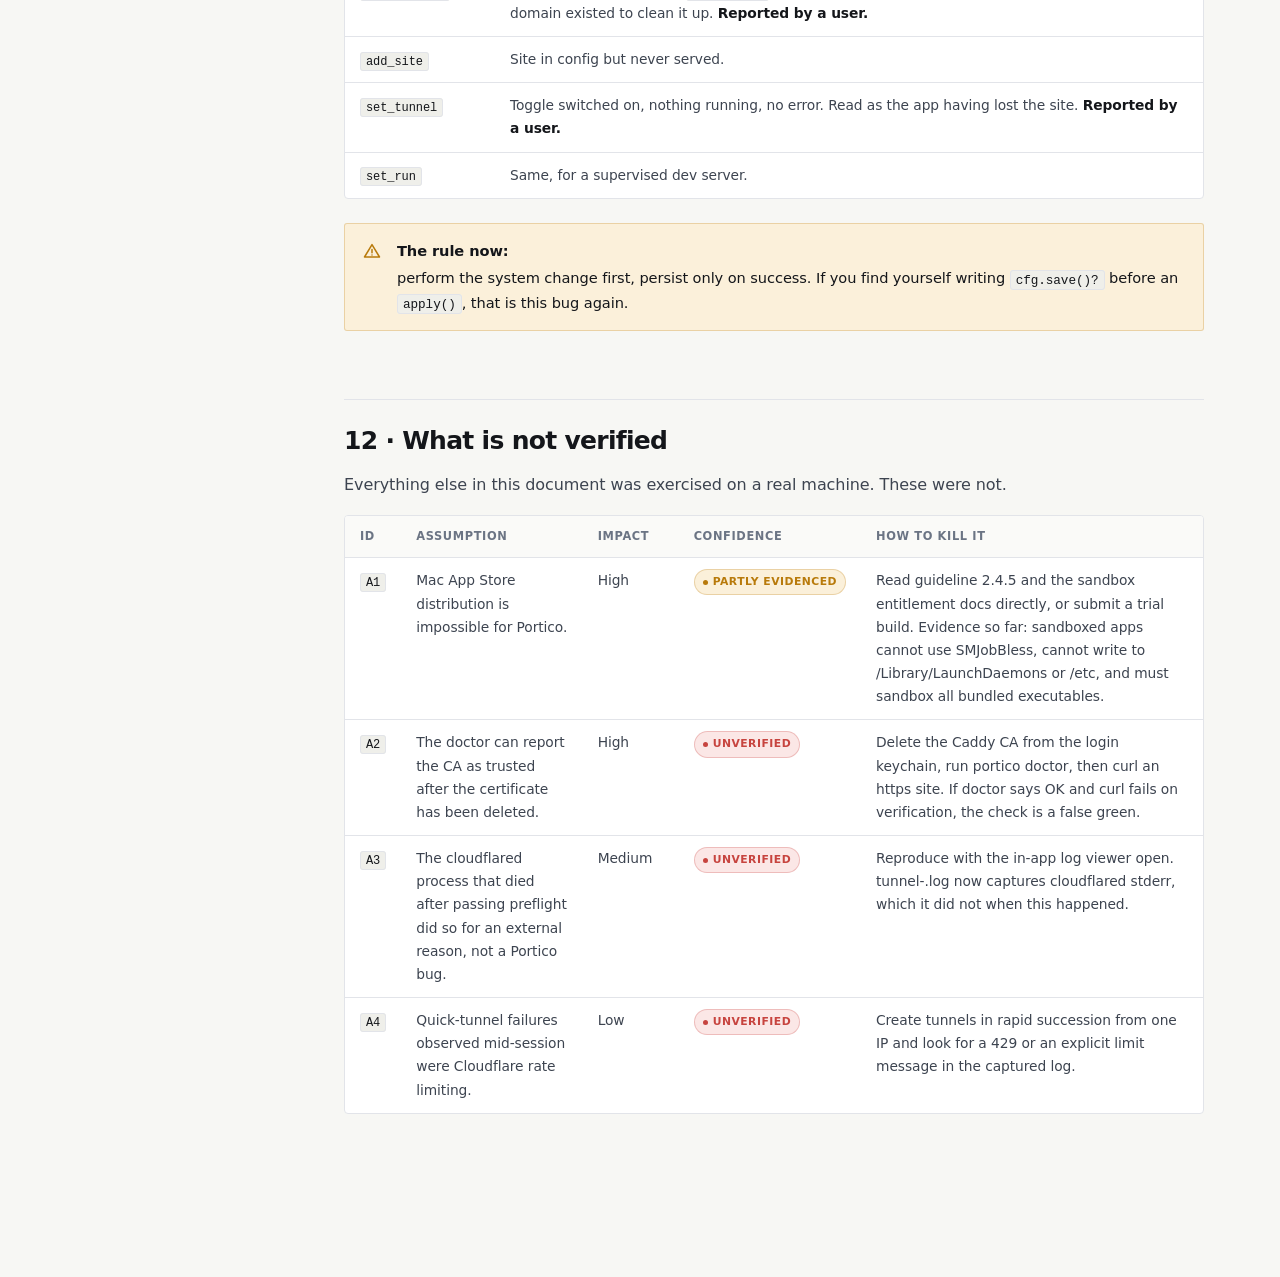
<file: docs/handbook.html>
<!doctype html>
<html lang="en">
<head>
<meta charset="utf-8">
<meta name="viewport" content="width=device-width, initial-scale=1">
<title>Portico — Engineering handbook</title>
<meta name="doc:status"   content="Current">
<meta name="doc:reviewed" content="2026-10-17">
<meta name="doc:sources"  content="core/src/ngrok.rs, core/src/caddy.rs, core/src/setup.rs, core/src/tunnel.rs, core/src/target.rs, core/src/runner.rs, core/src/lib.rs, core/src/cloudflare.rs, core/src/secrets.rs, core/src/lan.rs, core/src/config.rs, core/src/hosts.rs, core/src/paths.rs, hostsd/src/main.rs">
<link rel="stylesheet" href="assets/docs.css?v=0.3">
<style>
  .diagram { width:100%; height:auto; display:block; }
  .diagram text { font-family:var(--sans); }
</style>
</head>
<body>

<header class="d-top">
  <a class="d-logo" href="index.html">
    <img src="assets/logo.png?v=0.3" alt="" width="22" height="22" style="display:block">
    Portico
  </a>
  <span class="sep">/</span>
  <span class="doc-name">Handbook</span>
  <span class="badge green dot">Current</span>
  <span class="spacer"></span>
  <button class="d-btn" onclick="window.print()">Print / PDF</button>
</header>

<div class="d-shell">
  <nav class="d-side"><div class="toc-h">On this page</div><div data-toc></div></nav>
  <main class="d-main">
  <div class="d-wrap">

    <div class="d-head">
      <div class="eyebrow">Engineering handbook · v0.1.0</div>
      <h1>How Portico works, and what it costs</h1>
      <p class="lede">Portico is a thin, unprivileged app driving a Caddy server. The design
      turns on one decision — every site gets a second, plain-HTTP vhost on loopback — and one
      tradeoff: it installs two small root jobs once and then stops asking for a password. This document
      covers both, plus the platform traps that look like arbitrary complexity until you know
      what they defend against.</p>
      <div class="d-meta">
        <span><b>Status</b> Current</span>
        <span><b>Owner</b> akramchauhan</span>
        <span><b>Last reviewed</b> 2026-09-14</span>
      </div>
    </div>

    <div class="note info">
      <svg viewBox="0 0 24 24" fill="none" stroke="currentColor" stroke-width="2"><circle cx="12" cy="12" r="9"/><path d="M12 11v5M12 7.6v.1" stroke-linecap="round"/></svg>
      <div><span class="t">What is verified here.</span>
      The request paths, TLS trust and port behaviour below
      were exercised end to end on a real machine, including a public URL returning 200 with
      a publicly trusted certificate. Claims that were <em>not</em> tested are marked and
      listed in the assumptions register on this page.</div>
    </div>

    <h2 id="paths">1 · The two request paths</h2>
    <p>A browser on this Mac and a webhook sender on the internet arrive by completely
    different routes, and the only thing that reconciles them is the loopback twin.</p>

    <figure>
      <svg class="diagram" viewBox="0 0 760 330" role="img"
           aria-label="Two request paths converging on one Caddy handler">
        <defs>
          <marker id="ar" viewBox="0 0 10 10" refX="9" refY="5" markerWidth="7" markerHeight="7" orient="auto">
            <path d="M0 0 10 5 0 10z" fill="var(--muted)"/>
          </marker>
        </defs>

        <!-- local path -->
        <rect x="10" y="28" width="150" height="52" rx="8" fill="var(--surface-2)" stroke="var(--border)"/>
        <text x="85" y="50" text-anchor="middle" font-size="13" font-weight="600" fill="var(--ink)">Your browser</text>
        <text x="85" y="68" text-anchor="middle" font-size="11" fill="var(--muted)">this Mac</text>

        <!-- internet path -->
        <rect x="10" y="196" width="150" height="52" rx="8" fill="var(--surface-2)" stroke="var(--border)"/>
        <text x="85" y="218" text-anchor="middle" font-size="13" font-weight="600" fill="var(--ink)">Stripe / GitHub</text>
        <text x="85" y="236" text-anchor="middle" font-size="11" fill="var(--muted)">the internet</text>

        <rect x="196" y="196" width="132" height="52" rx="8" fill="var(--surface-2)" stroke="var(--border)"/>
        <text x="262" y="218" text-anchor="middle" font-size="12.5" font-weight="600" fill="var(--ink)">cloudflared</text>
        <text x="262" y="236" text-anchor="middle" font-size="11" fill="var(--muted)">or ngrok</text>

        <!-- caddy -->
        <rect x="374" y="56" width="188" height="176" rx="10" fill="var(--surface)" stroke="var(--accent)" stroke-width="1.6"/>
        <text x="468" y="80" text-anchor="middle" font-size="13" font-weight="700" fill="var(--accent)">Caddy</text>

        <rect x="392" y="96" width="152" height="50" rx="7" fill="var(--surface-2)" stroke="var(--border)"/>
        <text x="468" y="115" text-anchor="middle" font-size="12" font-weight="600" fill="var(--ink)">:18443  https://site.io</text>
        <text x="468" y="132" text-anchor="middle" font-size="10.5" fill="var(--muted)">tls internal · bind loopback</text>

        <rect x="392" y="158" width="152" height="54" rx="7" fill="var(--surface-2)" stroke="var(--accent)" stroke-dasharray="4 3"/>
        <text x="468" y="177" text-anchor="middle" font-size="12" font-weight="600" fill="var(--ink)">:8880  loopback twin</text>
        <text x="468" y="194" text-anchor="middle" font-size="10.5" fill="var(--muted)">plain HTTP · bind 127.0.0.1</text>

        <!-- targets -->
        <rect x="606" y="40" width="146" height="44" rx="7" fill="var(--surface-2)" stroke="var(--border)"/>
        <text x="679" y="60" text-anchor="middle" font-size="12" font-weight="600" fill="var(--ink)">PHP-FPM</text>
        <text x="679" y="75" text-anchor="middle" font-size="10.5" fill="var(--muted)">Laravel, WordPress</text>

        <rect x="606" y="100" width="146" height="44" rx="7" fill="var(--surface-2)" stroke="var(--border)"/>
        <text x="679" y="120" text-anchor="middle" font-size="12" font-weight="600" fill="var(--ink)">Dev server</text>
        <text x="679" y="135" text-anchor="middle" font-size="10.5" fill="var(--muted)">Next, Vite, Node</text>

        <rect x="606" y="160" width="146" height="44" rx="7" fill="var(--surface-2)" stroke="var(--border)"/>
        <text x="679" y="180" text-anchor="middle" font-size="12" font-weight="600" fill="var(--ink)">Files</text>
        <text x="679" y="195" text-anchor="middle" font-size="10.5" fill="var(--muted)">dist, build, out</text>

        <!-- arrows -->
        <path d="M160 54 H 392" stroke="var(--muted)" stroke-width="1.4" fill="none" marker-end="url(#ar)"/>
        <path d="M160 222 H 196" stroke="var(--muted)" stroke-width="1.4" fill="none" marker-end="url(#ar)"/>
        <path d="M328 222 H 392" stroke="var(--muted)" stroke-width="1.4" fill="none" marker-end="url(#ar)"/>
        <path d="M544 121 H 606 V 62" stroke="var(--muted)" stroke-width="1.4" fill="none" marker-end="url(#ar)"/>
        <path d="M544 121 H 578 V 122 H 606" stroke="var(--muted)" stroke-width="1.4" fill="none" marker-end="url(#ar)"/>
        <path d="M544 185 H 606 V 182" stroke="var(--muted)" stroke-width="1.4" fill="none" marker-end="url(#ar)"/>

        <text x="276" y="46" text-anchor="middle" font-size="10.5" fill="var(--faint)">127.77.0.1:443 · pf → :18443</text>
        <text x="360" y="270" text-anchor="middle" font-size="10.5" fill="var(--faint)">--http-host-header site.io</text>
        <text x="468" y="252" text-anchor="middle" font-size="11" fill="var(--muted)">same handler, either way</text>
      </svg>
      <figcaption class="fig-t"><b>The dashed box is the whole trick.</b> Pointing tunnels at a
      plain-HTTP twin rather than the HTTPS listener means the tunnel never has to trust the
      local CA, and the Host header carries the site's real name — so a webhook hits the same
      routing, the same logs and the same app as a local request.</figcaption>
    </figure>

<h2 id="dns">2 · Name resolution</h2>
    <p>Getting a name to resolve is the part that needs the machine's cooperation, and it
    is where the two modes differ.</p>

    <div class="t-scroll"><table>
      <thead><tr><th>Name</th><th>How it resolves</th><th>Cost</th></tr></thead>
      <tbody>
        <tr><td><code>app.localhost</code></td><td>macOS resolves <code>*.localhost</code> itself, per RFC 6761</td><td>Nothing at all — but in System mode the URL carries <code>:18443</code>, <a href="#privilege">see why</a></td></tr>
        <tr><td><code>app.test</code></td><td>dnsmasq wildcard plus <code>/etc/resolver/test</code></td><td>Optional — only if dnsmasq is installed</td></tr>
        <tr><td><code>app.io</code></td><td>One line in the managed block of <code>/etc/hosts</code></td><td>One authorisation at install, then never again</td></tr>
      </tbody>
    </table></div>

    <div class="note">
      <svg viewBox="0 0 24 24" fill="none" stroke="currentColor" stroke-width="2"><path d="M5 7h14M5 12h14M5 17h9" stroke-linecap="round"/></svg>
      <div><span class="t">Why dnsmasq is optional.</span>
      It only buys wildcard <code>*.test</code> names. Every
      domain works through <code>/etc/hosts</code>, and since the helper writes that without a
      password, dnsmasq's absence costs a convenience rather than a capability. It has no
      official macOS binary release, so requiring it would have dragged Homebrew back into
      the prerequisites for a nicety.</div>
    </div>

<h2 id="privilege">3 · The privilege split</h2>
    <p>Exactly one thing genuinely requires root on macOS: answering on ports 80 and 443.
    Everything else has an unprivileged equivalent, and the two modes exist because of that
    single constraint.</p>

    <div class="grid c2">
      <div class="d-card"><h4>System mode — the default</h4>
        <p>Caddy runs as <b>you</b>, on loopback ports <code>18443</code>/<code>18080</code>.
        Domains resolve to <code>127.77.0.1</code>, and a <code>pf</code> rule carries that
        address&rsquo;s 443 and 80 across, so URLs have no port. One authorisation at install
        covers the forwarding, DNS and the hosts helper.</p></div>
      <div class="d-card"><h4>Standalone mode</h4>
        <p>Caddy runs as a user LaunchAgent on <code>:8443</code>. Nothing outside the home
        folder is touched, except one <code>/etc/hosts</code> line for a custom domain.</p></div>
    </div>

    <p><b>Portico never holds port 443.</b> It used to: a root Caddy on
    <code>0.0.0.0:443</code> made Docker fail with <code>ports are not available … bind:
    address already in use</code>. Now the only thing listening on 443 is whatever else you
    run, and Portico&rsquo;s traffic arrives on an address nothing else uses.</p>

    <figure>
      <svg class="diagram" viewBox="0 0 760 196" role="img"
           aria-label="127.0.0.1 port 443 reaches Docker; 127.77.0.1 port 443 is redirected by pf to Caddy on 18443">
        <defs>
          <marker id="ar2" viewBox="0 0 10 10" refX="9" refY="5" markerWidth="7" markerHeight="7" orient="auto">
            <path d="M0 0 10 5 0 10z" fill="var(--muted)"/>
          </marker>
        </defs>

        <rect x="10" y="20" width="170" height="52" rx="8" fill="var(--surface-2)" stroke="var(--border)"/>
        <text x="95" y="42" text-anchor="middle" font-size="13" font-weight="600" fill="var(--ink)">https://localhost</text>
        <text x="95" y="60" text-anchor="middle" font-size="11" fill="var(--muted)">127.0.0.1:443</text>

        <rect x="560" y="20" width="190" height="52" rx="8" fill="var(--surface-2)" stroke="var(--border)"/>
        <text x="655" y="42" text-anchor="middle" font-size="13" font-weight="600" fill="var(--ink)">Docker, or anything</text>
        <text x="655" y="60" text-anchor="middle" font-size="11" fill="var(--muted)">bound to 0.0.0.0:443</text>

        <rect x="10" y="124" width="170" height="52" rx="8" fill="var(--surface-2)" stroke="var(--border)"/>
        <text x="95" y="146" text-anchor="middle" font-size="13" font-weight="600" fill="var(--ink)">https://app.io</text>
        <text x="95" y="164" text-anchor="middle" font-size="11" fill="var(--muted)">/etc/hosts → 127.77.0.1:443</text>

        <rect x="266" y="124" width="200" height="52" rx="8" fill="var(--surface)" stroke="var(--accent)" stroke-dasharray="4 3"/>
        <text x="366" y="146" text-anchor="middle" font-size="12.5" font-weight="600" fill="var(--ink)">pf rdr on lo0</text>
        <text x="366" y="164" text-anchor="middle" font-size="11" fill="var(--muted)">127.77.0.1:443 → 127.0.0.1:18443</text>

        <rect x="560" y="124" width="190" height="52" rx="8" fill="var(--surface)" stroke="var(--accent)" stroke-width="1.6"/>
        <text x="655" y="146" text-anchor="middle" font-size="13" font-weight="700" fill="var(--accent)">Caddy, as you</text>
        <text x="655" y="164" text-anchor="middle" font-size="11" fill="var(--muted)">127.0.0.1:18443 · ::1:18443</text>

        <path d="M180 46 H 560" stroke="var(--muted)" stroke-width="1.4" fill="none" marker-end="url(#ar2)"/>
        <path d="M180 150 H 266" stroke="var(--muted)" stroke-width="1.4" fill="none" marker-end="url(#ar2)"/>
        <path d="M466 150 H 560" stroke="var(--muted)" stroke-width="1.4" fill="none" marker-end="url(#ar2)"/>
        <text x="370" y="38" text-anchor="middle" font-size="10.5" fill="var(--faint)">no rule matches — the socket that owns 443 answers</text>
        <text x="370" y="104" text-anchor="middle" font-size="10.5" fill="var(--faint)">pf rewrites the packet before any socket is chosen</text>
      </svg>
      <figcaption class="fig-t"><b>Two addresses, one port.</b> The rules match only
      Portico&rsquo;s own destination addresses, never <code>127.0.0.1</code>, so the port stays
      Docker&rsquo;s. Verified with Docker holding <code>*:443</code>: <code>https://localhost</code>
      reached Docker while <code>https://naami.io</code> reached Caddy over IPv4 and IPv6 with a
      verified certificate.</figcaption>
    </figure>

    <div class="t-scroll"><table>
      <thead><tr><th style="width:210px">Simpler option</th><th>Why it does not work</th></tr></thead>
      <tbody>
        <tr><td>Keep root Caddy, bind <code>127.0.0.1:443</code> only</td><td>macOS refuses another user&rsquo;s <code>0.0.0.0:443</code> bind while root holds the port on <em>any</em> address — <code>EADDRINUSE</code> even with <code>SO_REUSEADDR</code> and <code>SO_REUSEPORT</code>. Tested against a live root listener.</td></tr>
        <tr><td>Run Caddy as you on <code>127.0.0.1:443</code></td><td>Unprivileged low-port binds are allowed on the wildcard address only; a specific address fails with <code>EACCES</code>. Tested.</td></tr>
        <tr><td>Forward <code>127.0.0.1:443</code> instead of an alias</td><td>Takes <code>localhost:443</code> away from Docker, which is the problem being solved.</td></tr>
      </tbody>
    </table></div>

    <p>That last row is also why a <code>.localhost</code> site shows <code>:18443</code> in System
    mode. Browsers resolve <code>*.localhost</code> to <code>127.0.0.1</code> themselves, without
    reading <code>/etc/hosts</code>, so the name can never reach the forwarded address. It is
    served on Caddy&rsquo;s own port rather than by claiming 443 back.</p>

    <p>The forwarding lives in the <code>com.apple/portico</code> anchor, which the stock
    <code>/etc/pf.conf</code> already evaluates, so no system file is edited. Enabling
    <code>pf</code> hands back a reference token; Portico keeps exactly one and releases it on
    uninstall, so pf stays on for anything else that enabled it. Aliases and rules both vanish
    on restart, which is why a root job re-applies them at every boot (verified across a
    reboot: <code>/var/log/portico-loopback.log</code> records each run). The doctor proves the
    path works by asking <code>127.77.0.1:80</code> for a hostname no site uses and looking
    for Portico&rsquo;s own 404 — an open socket alone could be Docker&rsquo;s.</p>

    <p>The app itself is never privileged. It reconfigures Caddy through the loopback admin
    API, which is why adding a site is instant and silent — covered in
    <a href="#admin">section 9</a>.</p>

<h2 id="targets">4 · Working out what to serve</h2>
    <p>Point the target at a directory and the type is inferred, so a port is only needed for
    stacks that require a process of their own.</p>

    <div class="t-scroll"><table>
      <thead><tr><th>Detected</th><th>How</th><th>Served as</th></tr></thead>
      <tbody>
        <tr><td>PHP project</td><td><code>public/index.php</code> or <code>index.php</code></td><td><code>php_fastcgi</code> to PHP-FPM, front-controller <code>try_files</code></td></tr>
        <tr><td>JS project</td><td><code>package.json</code> with a <code>dev</code>, <code>start</code> or <code>serve</code> script</td><td>Portico runs the dev server and proxies to a port it assigns</td></tr>
        <tr><td>Built output</td><td><code>dist/</code>, <code>build/</code>, <code>out/</code>, <code>_site/</code> containing <code>index.html</code></td><td>File server</td></tr>
        <tr><td>Ambiguous</td><td><code>package.json</code> with neither script nor build</td><td><b>Rejected</b> with an explanation, rather than a mystifying 404</td></tr>
      </tbody>
    </table></div>

    <p>PHP needs no port because PHP-FPM is already a shared daemon that Caddy speaks FastCGI
    to. Node has no equivalent, so Portico supervises the dev server itself — which also ends
    the question of which project owns port 3000.</p>

<h2 id="providers">5 · Public URL providers</h2>
    <div class="t-scroll"><table>
      <thead><tr><th>Provider</th><th>Account</th><th>Stable hostname</th><th>Notes</th></tr></thead>
      <tbody>
        <tr><td><b>cloudflared quick</b> — default</td><td><span class="badge green dot">None</span></td><td>No — new random name each run</td><td>Verified anonymous: no config, no login, works first try</td></tr>
        <tr><td>cloudflared named</td><td>Cloudflare API token + your domain</td><td>Yes</td><td>Per site. Portico creates the tunnel, writes the CNAME to <code>&lt;id&gt;.cfargotunnel.com</code>, and runs it against the same loopback twin</td></tr>
        <tr><td>ngrok free</td><td><span class="badge amber dot">Required</span></td><td>No</td><td>Without an authtoken the agent refuses to start (<code>ERR_NGROK_4018</code>)</td></tr>
        <tr><td>ngrok paid</td><td><span class="badge amber dot">Required</span></td><td>Yes, custom domain</td><td>Plan is detectable from the assigned hostname: the free tier is always <code>*.ngrok-free.app</code></td></tr>
      </tbody>
    </table></div>

    <p>cloudflared stays the default precisely because it needs no account. Making ngrok the
    default would put a sign-up wall in front of the first thing a new user tries, which is
    the opposite of the zero-prerequisite install.</p>

    <p>The fixed hostname is a property of the <em>site</em>, not of the app. It was global
    once, which was a bug rather than a simplification: two sites publishing at the same time
    both claimed the one hostname, and the second quietly lost. A config written before the
    move carries its old value onto the first site that has none, and the global is then
    cleared so it cannot be handed out twice.</p>

    <p>ngrok is entered the same way and stored the same way, but reaches the agent by a
    different route: a config file of our own, selected with <code>--config</code>. Not
    <code>--authtoken</code>, which would put the secret in <code>argv</code>; and not
    <code>ngrok config add-authtoken</code>, which does the same on its way to rewriting the
    user&rsquo;s own file. When Portico holds no token it passes no <code>--config</code> at
    all, so a token the user added with the ngrok CLI keeps working untouched.</p>

    <p><b>The route was chosen the hard way.</b> The obvious answer is
    <code>NGROK_AUTHTOKEN</code> in the environment, which keeps the secret off disk
    entirely, and the agent does read it. But ngrok&rsquo;s default config file takes
    precedence over that variable. On a machine that already had a valid token in
    <code>~/Library/Application Support/ngrok/ngrok.yml</code>, a deliberately invalid token
    was accepted: the probe connected on the <em>old</em> token, reported success, and stored
    the bad one. <code>--config</code> replaces the default rather than merging with it, so
    the token the user typed is the one that actually runs &mdash; which is what makes the
    check below mean anything.</p>

    <p>ngrok has no endpoint that answers &ldquo;is this token valid?&rdquo;, so connecting
    is the test: saving one opens a throwaway tunnel, and both the keychain entry and the
    config file are removed again if that fails. The hostname it gets back also reveals the
    plan, since the free tier is always on <code>ngrok-free.app</code> &mdash; which is why
    there is no separate &ldquo;check my plan&rdquo; action. Entering the token already
    answers the question.</p>

    <p>Neither token leaves the machine. Both live in the login keychain, and Portico has no
    account and no server of its own to send them to; the only thing that ever sees one is
    Cloudflare&rsquo;s or ngrok&rsquo;s own API. The interface says so next to the fields,
    because &ldquo;stored in your keychain&rdquo; answers where it is kept without answering
    the question people actually have, which is whether it was uploaded.</p>

    <p>The file is schema 3, which nests the token under <code>agent</code>. A bare
    top-level <code>authtoken</code> is schema 2, and a v3 agent rejects the whole file with
    <code>field authtoken not found in type config.v3yamlConfig</code> &mdash; which reads
    like a Portico bug rather than a config one.</p>

    <p><b>One trap worth naming.</b> ngrok quotes a rejected authtoken back inside its own
    error text &mdash; &ldquo;Your authtoken: &lt;value&gt;&rdquo;. That output is written to
    <code>tunnel-&lt;site&gt;.log</code> and the last error line is shown in the app, so
    without care a single mistyped token would sit in plaintext in a file that outlives the
    mistake. Every line the agent prints is scrubbed of the token before it is written down
    or surfaced.</p>

    <p>The API token lives in the login keychain, not in <code>config.json</code>. That file
    is written <code>0644</code> — protected only by the <code>0700</code> directory around
    it — and is read wholesale on every <code>Config::load()</code>. A token that can edit
    DNS on a real account does not belong there. It never appears in a command line either:
    both <code>security</code> and <code>curl</code> receive it on stdin, because everything
    in <code>argv</code> is visible to any local process through <code>ps</code>.</p>

<h2 id="lan">5b · Reaching a site from another device</h2>
    <p>Three tiers, and the difference between them is the whole point of being explicit
    about which one a site is on.</p>

    <div class="t-scroll"><table>
      <thead><tr><th>Tier</th><th>Who can reach it</th><th>Address</th><th>TLS</th></tr></thead>
      <tbody>
        <tr><td>Local</td><td>This Mac only</td><td><code>https://shop.test</code></td><td>Portico&rsquo;s own CA, trusted here</td></tr>
        <tr><td>Local network</td><td>Anyone on the same network</td><td><code>http://192.168.1.5:8801</code></td><td><span class="badge amber dot">None</span> &mdash; plain HTTP</td></tr>
        <tr><td>Public</td><td>The entire internet</td><td><code>https://hooks.example.com</code></td><td>Publicly trusted, via Cloudflare</td></tr>
      </tbody>
    </table></div>

    <p>The obstacle to LAN sharing is not the listening socket &mdash; it is that the other
    device cannot resolve the name. dnsmasq answers on <code>127.0.0.1</code> and returns a
    loopback address; a phone can neither reach it nor use its answer. Publishing over
    mDNS or repointing each device&rsquo;s DNS both work, and both are a setup step per
    device.</p>

    <p>So a shared site gets its own port on every interface instead, and the address handed
    to the user is a bare IP. Uglier than a hostname, and it works on every device with
    nothing to configure &mdash; the better trade for &ldquo;open this on my phone for two
    minutes&rdquo;. Plain HTTP for the same reason: the certificate is signed by an authority
    that exists only in this Mac&rsquo;s trust store, so every other device would warn. A
    padlock that has to be explained is worse than no padlock.</p>

    <p><b>The first row used to have a caveat.</b> System mode Caddy bound
    <code>0.0.0.0:443</code>, so a machine on the same network sending the right
    <code>Host</code> header to this Mac&rsquo;s IP was served the site with sharing off
    (R13). Every vhost now binds loopback in both modes, and the LAN listener is the only
    socket on another interface — which is what the sharing toggle means.</p>

    <p>Unlike a public tunnel, this survives a restart. A quick tunnel is cleared at launch
    because its hostname is random and the user has never seen it; a LAN port is stable and
    was chosen deliberately. The cost is that the network at a café is not the network at
    home, which is why the interface says so next to the switch rather than in a tooltip.</p>

<h2 id="changes">6 · What is installed</h2>
    <div class="t-scroll"><table>
      <thead><tr><th>Change</th><th>Mode</th><th>Owner</th><th>Removable</th></tr></thead>
      <tbody>
        <tr><td><code>/Library/LaunchDaemons/io.portico.loopback.plist</code>, runs once per boot</td><td>System</td><td>root</td><td>Yes — <code>portico uninstall</code></td></tr>
        <tr><td><code>loopback.sh</code> and <code>pf.anchor</code> in <code>/Library/Application Support/Portico</code></td><td>System</td><td>root</td><td>Yes</td></tr>
        <tr><td><code>lo0</code> aliases <code>127.77.0.1</code>, <code>fd70:6f72:7469:636f::1</code>; rules in pf anchor <code>com.apple/portico</code>; pf enabled</td><td>System</td><td>root</td><td>Yes — aliases removed, anchor flushed, pf reference released</td></tr>
        <tr><td><code>/var/log/portico-loopback.log</code></td><td>System</td><td>root</td><td>Yes</td></tr>
        <tr><td><code>/Library/LaunchDaemons/io.portico.hostsd.plist</code></td><td>System</td><td>root</td><td>Yes</td></tr>
        <tr><td><code>/Library/Application Support/Portico/portico-hostsd</code></td><td>System</td><td>root</td><td>Yes</td></tr>
        <tr><td>Managed block in <code>/etc/hosts</code></td><td>Both</td><td>root</td><td>Yes — block removed entirely</td></tr>
        <tr><td><code>/etc/resolver/&lt;tld&gt;</code>, dnsmasq drop-in</td><td>System, if dnsmasq present</td><td>root</td><td>Yes</td></tr>
        <tr><td><code>~/Library/LaunchAgents/io.portico.caddy.plist</code></td><td>Both</td><td>user</td><td>Yes — no password needed</td></tr>
        <tr><td>Caddy CA in the login keychain</td><td>Both</td><td>user</td><td>Yes</td></tr>
        <tr><td><code>/Library/LaunchDaemons/io.portico.caddy.plist</code> from older versions</td><td>System</td><td>root</td><td>Removed by setup — it held 80 and 443</td></tr>
        <tr><td><code>~/.portico</code> — mode <code>0700</code></td><td>Both</td><td>user</td><td>Delete the folder</td></tr>
      </tbody>
    </table></div>

<h2 id="helper">7 · The /etc/hosts helper</h2>
    <p>The file that triggers the helper is writable by the logged-in user, so its contents
    are treated as hostile input. The capability granted is real, and bounding it is the
    entire design:</p>

    <div class="grid c2">
      <div class="d-card"><h4>Only loopback mappings</h4>
        <p>The sole thing ever written is a mapping to Portico's two fixed loopback addresses,
        inside Portico's own markers — the address is compiled in, never read from the request. Every other line of <code>/etc/hosts</code> is copied through
        untouched.</p></div>
      <div class="d-card"><h4>Strict hostname allowlist</h4>
        <p>Checked before use, so no whitespace, newline or <code>#</code> can break out of a
        line and forge an entry. Covered by tests that attempt exactly that.</p></div>
      <div class="d-card"><h4>Capped and atomic</h4>
        <p>At most 200 entries, and the file is replaced by rename so a crash cannot leave it
        truncated.</p></div>
      <div class="d-card"><h4>Not sudoers, not setuid</h4>
        <p>A <code>sudoers</code> NOPASSWD rule leaves a standing password-free
        <code>sudo</code>. Setuid is worse — callable by anything, any time, with the caller's
        environment. This is neither.</p></div>
    </div>

    <div class="note warn">
      <svg viewBox="0 0 24 24" fill="none" stroke="currentColor" stroke-width="2"><path d="M12 3.5 22 20H2z" stroke-linejoin="round"/><path d="M12 10v4.2M12 17.2v.1" stroke-linecap="round"/></svg>
      <div><span class="t">The honest cost.</span>
      Anything running as you can cause a root-privileged write to
      <code>/etc/hosts</code> without a password. The worst achievable outcome is pointing a
      hostname at loopback — which <em>is</em> the feature. It cannot obtain root code
      execution and cannot modify a line it did not create. That is the price of "stop asking
      me for a password", and it should be a deliberate choice rather than a surprise.</div>
    </div>

<h2 id="register">8 · Risk register</h2>
    <p>Rendered from <code>docs/data/data.js</code>, so this table and every other reference
    to these risks cannot drift apart.</p>
    <div class="t-scroll"><table id="rTable">
      <thead><tr><th style="width:56px">ID</th><th>Risk</th><th style="width:80px">Severity</th><th style="width:96px">Status</th><th>Position</th></tr></thead>
      <tbody></tbody>
    </table></div>

<h2 id="admin">9 · The admin API</h2>
    <p>Caddy's admin API listens unauthenticated on <code>127.0.0.1:2019</code>, so any local
    process can reconfigure it. This was the largest open risk while System mode ran Caddy as
    root: reconfiguring it meant serving any file root could read.</p>

    <p>Moving Caddy behind a <code>pf</code> redirect — the redesign this section once called
    substantial — closed it as a side effect of freeing port 443. Caddy runs as you in both
    modes now, so the admin API grants nothing a local process running as you does not
    already have. It is still unauthenticated; it is no longer a privilege boundary.</p>

<h2 id="macos">10 · macOS platform traps</h2>
    <p>None of these are documented anywhere obvious, and each cost a debugging cycle.</p>

    <div class="t-scroll"><table>
      <thead><tr><th style="width:190px">Believed</th><th>Actually</th><th style="width:200px">Now</th></tr></thead>
      <tbody>
        <tr>
          <td><code>caddy trust</code> installs the CA when run as root.</td>
          <td>It shells out to <code>sudo</code> <em>even when already root</em>, which fails with no tty: <code>failed to execute sudo: exit status 1</code>.</td>
          <td>The root certificate is fetched from Caddy's admin API and installed directly.</td>
        </tr>
        <tr>
          <td>Certificate trust can be scripted inside the privileged installer.</td>
          <td><code>security add-trusted-cert</code> must present its own authorisation dialog. Nothing launched by <code>do shell script … with administrator privileges</code> can show UI: <em>"the authorization was denied since no user interaction was possible"</em>.</td>
          <td>Trust runs from an ordinary process, in the user trust domain, for both modes.</td>
        </tr>
        <tr>
          <td>A launchd job inherits a usable environment.</td>
          <td>It inherits no <code>HOME</code>. Caddy resolved its data directory to a <em>relative</em> path and failed with <code>mkdir caddy: read-only file system</code> — an error that names neither the real cause nor the real path.</td>
          <td>Both plists set <code>HOME</code>, <code>XDG_*</code> and a working directory.</td>
        </tr>
        <tr>
          <td><code>launchctl bootout</code> then <code>bootstrap</code> reloads a job.</td>
          <td>A <code>KeepAlive</code> job respawns faster than one bootout retires it, and <code>bootstrap</code> fails outright on an already-loaded job (<code>Input/output error</code>). Plist edits appeared to do nothing.</td>
          <td>Every job is retired with a retry loop that waits until it is genuinely gone.</td>
        </tr>
        <tr>
          <td>A <code>WatchPaths</code> job fires on every change.</td>
          <td><code>ThrottleInterval</code> defaults to <b>10 seconds</b>. Two edits in quick succession silently skipped the second — which is exactly how removing a site left an orphaned hosts entry.</td>
          <td><code>ThrottleInterval</code> set to 1.</td>
        </tr>
        <tr>
          <td>Binding root Caddy to <code>127.0.0.1:443</code> leaves <code>0.0.0.0:443</code> free.</td>
          <td>xnu rejects a wildcard bind by a <em>different user</em> on a port root holds on any address, whatever the socket options. Docker runs as you, so it still failed.</td>
          <td>Nothing Portico runs binds 443; pf forwards a dedicated address instead.</td>
        </tr>
        <tr>
          <td>Rust CLIs behave in pipelines.</td>
          <td>Rust aborts on <code>SIGPIPE</code>, so <code>portico ls | head</code> panicked rather than exiting quietly.</td>
          <td><code>SIGPIPE</code> reset to default in <code>main</code>.</td>
        </tr>
      </tbody>
    </table></div>

<h2 id="ordering">11 · The recurring bug: state saved before the act succeeded</h2>
    <p>This shape appeared <b>four separate times</b> and is worth recognising on sight. The
    code saved configuration, then performed the system change the configuration described.
    When the change failed or was refused, the two disagreed permanently.</p>

    <div class="t-scroll"><table>
      <thead><tr><th style="width:150px">Where</th><th>Symptom when it failed</th></tr></thead>
      <tbody>
        <tr><td><code>remove_site</code></td><td>Site gone from config, its <code>/etc/hosts</code> line left behind — orphaned, with nothing left that knew the domain existed to clean it up. <b>Reported by a user.</b></td></tr>
        <tr><td><code>add_site</code></td><td>Site in config but never served.</td></tr>
        <tr><td><code>set_tunnel</code></td><td>Toggle switched on, nothing running, no error. Read as the app having lost the site. <b>Reported by a user.</b></td></tr>
        <tr><td><code>set_run</code></td><td>Same, for a supervised dev server.</td></tr>
      </tbody>
    </table></div>

    <div class="note warn">
      <svg viewBox="0 0 24 24" fill="none" stroke="currentColor" stroke-width="2"><path d="M12 3.5 22 20H2z" stroke-linejoin="round"/><path d="M12 10v4.2M12 17.2v.1" stroke-linecap="round"/></svg>
      <div><span class="t">The rule now:</span>
      perform the system change first, persist only on success. If you
      find yourself writing <code>cfg.save()?</code> before an <code>apply()</code>, that is
      this bug again.</div>
    </div>

<h2 id="assumptions">12 · What is not verified</h2>
    <p>Everything else in this document was exercised on a real machine. These were not.</p>
    <div class="t-scroll"><table id="aTable">
      <thead><tr><th style="width:52px">ID</th><th>Assumption</th><th style="width:96px">Impact</th><th style="width:130px">Confidence</th><th>How to kill it</th></tr></thead>
      <tbody></tbody>
    </table></div>

  </div>
  </main>
</div>

<script src="data/data.js?v=0.5"></script>
<script src="assets/docs.js?v=0.3"></script>
<script>
window.DKInit = function () {
  var D = window.DOCS;
  var SV = { Critical:'red', High:'red', Medium:'amber', Low:'grey' };
  var ST = { Open:'red', Accepted:'amber', Mitigated:'green' };
  var C  = { 'Unverified':'red', 'Partly evidenced':'amber', 'Disproved':'grey' };

  document.querySelector('#rTable tbody').innerHTML = D.risks.map(function (r) {
    return '<tr><td><code>' + r.id + '</code></td><td>' + r.risk + '</td>' +
      '<td><span class="badge ' + (SV[r.sev]||'grey') + ' dot">' + r.sev + '</span></td>' +
      '<td><span class="badge ' + (ST[r.status]||'grey') + ' dot">' + r.status + '</span></td>' +
      '<td>' + r.mit + '</td></tr>';
  }).join('');

  document.querySelector('#aTable tbody').innerHTML = D.assumptions.map(function (a) {
    return '<tr><td><code>' + a.id + '</code></td><td>' + a.text + '</td>' +
      '<td>' + a.impact + '</td>' +
      '<td><span class="badge ' + (C[a.confidence]||'grey') + ' dot">' + a.confidence + '</span></td>' +
      '<td>' + a.how + '</td></tr>';
  }).join('');
};
</script>
</body>
</html>
</file>
<file: docs/assets/docs.css>
/* ==========================================================================
   Living Docs — shared design system (light theme only)
   Rebrand by editing the --accent / --violet tokens below. Nothing else.
   Every document in docs/ inherits this. Author content, not CSS.
   ========================================================================== */

:root {
  color-scheme: light;
  --bg:        #F7F7F4;
  --bg-alt:    #EFEFEA;
  --surface:   #FFFFFF;
  --surface-2: #FAFAF8;
  --ink:       #14161A;
  --ink-2:     #3D4450;
  --muted:     #6B7484;
  --faint:     #9AA2B0;
  --border:    #E2E4E9;
  --border-2:  #CFD3DA;

  --accent:      #2563eb;
  --accent-ink:  #1d4ed8;
  --accent-wash: #eff5ff;
  --violet:      #5b4bf0;
  --violet-wash: #f0eeff;
  --amber:       #B87A0B;
  --amber-wash:  #FBF0DA;
  --danger:      #C7443F;
  --danger-wash: #FBE7E6;
  --blue:        #2A6BC4;
  --blue-wash:   #E5EEFA;

  --c1: #0E9E76; --c2: #6D4AE0; --c3: #2A6BC4; --c4: #B87A0B;
  --c5: #C7443F; --c6: #0E8C99; --c7: #8A5A2B; --c8: #7A8290;

  --radius:   4px;
  --radius-s: 3px;
  --shadow:   0 1px 2px rgba(18,22,30,.05), 0 8px 26px -14px rgba(18,22,30,.22);
  --shadow-l: 0 2px 4px rgba(18,22,30,.05), 0 22px 50px -26px rgba(18,22,30,.32);

  --sans: -apple-system, BlinkMacSystemFont, "SF Pro Text", "Segoe UI", Inter, system-ui, sans-serif;
  --mono: "SF Mono", ui-monospace, "JetBrains Mono", Menlo, Consolas, monospace;

  --sidebar: 268px;
  --measure: 860px;
}

* { box-sizing: border-box; }
html { scroll-behavior: smooth; scroll-padding-top: 90px; -webkit-text-size-adjust: 100%; }
body {
  margin: 0; background: var(--bg); color: var(--ink);
  font-family: var(--sans); font-size: 16px; line-height: 1.68;
  -webkit-font-smoothing: antialiased; letter-spacing: -0.005em;
}
img, svg { max-width: 100%; }
a { color: var(--accent-ink); text-decoration-color: color-mix(in srgb, var(--accent) 40%, transparent); text-underline-offset: 3px; }
a:hover { text-decoration-color: var(--accent); }

/* ---------- Top bar ---------- */
.d-top {
  position: sticky; top: 0; z-index: 60;
  display: flex; align-items: center; gap: 14px;
  padding: 0 22px; height: 60px;
  background: color-mix(in srgb, var(--bg) 86%, transparent);
  backdrop-filter: saturate(180%) blur(14px);
  border-bottom: 1px solid var(--border);
}
.d-logo { display:flex; align-items:center; gap:9px; font-weight:650; letter-spacing:-.02em; font-size:15px; color:var(--ink); text-decoration:none; }
.d-logo svg { width: 22px; height: 22px; display:block; }
.d-top .sep { color: var(--faint); }
.d-top .doc-name { font-size: 14px; color: var(--muted); font-weight: 500; }
.d-top .spacer { flex: 1; }
.d-btn {
  font: inherit; font-size: 12.5px; font-weight: 550;
  padding: 6px 12px; border-radius: 3px; cursor: pointer;
  background: var(--surface); color: var(--ink-2);
  border: 1px solid var(--border); transition: .15s;
  display: inline-flex; align-items: center; gap: 6px;
}
.d-btn:hover { border-color: var(--border-2); color: var(--ink); }

/* ---------- Layout ---------- */
.d-shell { display: grid; grid-template-columns: var(--sidebar) minmax(0,1fr); align-items: start; }
.d-side {
  position: sticky; top: 60px; height: calc(100vh - 60px);
  overflow-y: auto; padding: 26px 14px 60px 22px;
  border-right: 1px solid var(--border);
}
.d-side .toc-h { font-size: 10.5px; font-weight: 700; letter-spacing: .1em; text-transform: uppercase; color: var(--faint); padding: 0 10px 10px; }
.d-side a {
  display: block; padding: 5px 10px; margin-bottom: 1px; border-radius: 3px;
  font-size: 13.2px; line-height: 1.45; color: var(--muted);
  text-decoration: none; border-left: 2px solid transparent; transition: .12s;
}
.d-side a:hover { color: var(--ink); background: var(--bg-alt); }
.d-side a.lvl-3 { padding-left: 22px; font-size: 12.6px; color: var(--faint); }
.d-side a.on { color: var(--accent-ink); background: var(--accent-wash); font-weight: 560; }
.d-main { padding: 0 40px 140px; min-width: 0; }
.d-wrap { max-width: var(--measure); margin: 0 auto; }

/* ---------- Typography ---------- */
h1, h2, h3, h4 { letter-spacing: -0.028em; line-height: 1.2; color: var(--ink); }
h1 { font-size: clamp(30px, 4vw, 42px); font-weight: 700; margin: 0 0 14px; }
h2 {
  font-size: 25px; font-weight: 660; margin: 68px 0 16px;
  padding-top: 26px; border-top: 1px solid var(--border);
}
h2:first-of-type { border-top: none; padding-top: 0; }
h3 { font-size: 17.5px; font-weight: 640; margin: 36px 0 10px; }
h4 { font-size: 14px; font-weight: 660; margin: 24px 0 8px; color: var(--ink-2); }
p { margin: 0 0 16px; color: var(--ink-2); }
ul, ol { margin: 0 0 16px; padding-left: 22px; color: var(--ink-2); }
li { margin-bottom: 7px; }
li::marker { color: var(--faint); }
strong { color: var(--ink); font-weight: 620; }
code {
  font-family: var(--mono); font-size: .87em; padding: 1.5px 5px;
  background: var(--bg-alt); border: 1px solid var(--border);
  border-radius: 3px; color: var(--ink);
}
pre {
  font-family: var(--mono); font-size: 12.6px; line-height: 1.6;
  background: var(--surface-2); border: 1px solid var(--border);
  border-radius: var(--radius-s); padding: 14px 16px; overflow-x: auto; margin: 0 0 20px;
}
pre code { background: none; border: none; padding: 0; font-size: inherit; }
.lede { font-size: 18.5px; line-height: 1.62; color: var(--ink-2); margin-bottom: 22px; }
.eyebrow { font-size: 11px; font-weight: 700; letter-spacing: .13em; text-transform: uppercase; color: var(--accent-ink); margin-bottom: 12px; }

/* ---------- Doc header ---------- */
.d-head { padding: 52px 0 30px; }
.d-meta { display: flex; flex-wrap: wrap; gap: 8px 20px; padding: 14px 0 0; margin-top: 22px; border-top: 1px solid var(--border); font-size: 12.5px; color: var(--muted); }
.d-meta b { color: var(--ink-2); font-weight: 560; }

/* ---------- Badges ---------- */
.badge {
  display: inline-flex; align-items: center; gap: 5px; vertical-align: middle;
  font-size: 10.8px; font-weight: 640; letter-spacing: .045em; text-transform: uppercase;
  padding: 3px 8px; border-radius: 100px; border: 1px solid transparent; white-space: nowrap;
}
.badge.dot::before { content:""; width:5px; height:5px; border-radius:50%; background: currentColor; }
.badge.green  { background: var(--accent-wash); color: var(--accent-ink); border-color: color-mix(in srgb, var(--accent) 26%, transparent); }
.badge.violet { background: var(--violet-wash); color: var(--violet); border-color: color-mix(in srgb, var(--violet) 26%, transparent); }
.badge.amber  { background: var(--amber-wash);  color: var(--amber);  border-color: color-mix(in srgb, var(--amber) 26%, transparent); }
.badge.red    { background: var(--danger-wash); color: var(--danger); border-color: color-mix(in srgb, var(--danger) 26%, transparent); }
.badge.blue   { background: var(--blue-wash);   color: var(--blue);   border-color: color-mix(in srgb, var(--blue) 26%, transparent); }
.badge.grey   { background: var(--bg-alt); color: var(--muted); border-color: var(--border); }

/* ---------- Cards & grids ---------- */
.d-card { background: var(--surface); border: 1px solid var(--border); border-radius: var(--radius); padding: 20px 22px; box-shadow: var(--shadow); }
.d-card h4 { margin-top: 0; }
.d-card > :last-child { margin-bottom: 0; }
.grid { display: grid; gap: 14px; margin: 0 0 22px; }
.grid.c2 { grid-template-columns: repeat(2, minmax(0,1fr)); }
.grid.c3 { grid-template-columns: repeat(3, minmax(0,1fr)); }
.grid.c4 { grid-template-columns: repeat(4, minmax(0,1fr)); }
@media (max-width: 1180px) { .grid.c4 { grid-template-columns: repeat(2,minmax(0,1fr)); } }
@media (max-width: 900px)  { .grid.c2, .grid.c3 { grid-template-columns: 1fr; } }

/* ---------- Stat tiles ---------- */
.stat { background: var(--surface); border: 1px solid var(--border); border-radius: var(--radius); padding: 16px 18px; }
.stat .n { font-size: 27px; font-weight: 680; letter-spacing: -.035em; line-height: 1.1; color: var(--ink); font-variant-numeric: tabular-nums; white-space: nowrap; }
.stat .n.g { color: var(--accent-ink); } .stat .n.v { color: var(--violet); } .stat .n.r { color: var(--danger); } .stat .n.a { color: var(--amber); }
.stat .l { font-size: 12.3px; color: var(--muted); margin-top: 5px; line-height: 1.45; }

/* ---------- Callouts ---------- */
.note {
  display: grid; grid-template-columns: 22px 1fr; gap: 12px;
  padding: 15px 18px; margin: 0 0 22px;
  border-radius: var(--radius-s); border: 1px solid var(--border);
  background: var(--surface-2); font-size: 14.6px;
}
.note > svg { width: 18px; height: 18px; margin-top: 3px; }
.note > div > :last-child { margin-bottom: 0; }
.note p { font-size: 14.6px; }
.note .t { font-weight: 640; color: var(--ink); display: block; margin-bottom: 3px; }
.note.info   { background: var(--blue-wash);   border-color: color-mix(in srgb, var(--blue) 24%, transparent);   color: var(--ink-2); }
.note.info > svg { color: var(--blue); }
.note.warn   { background: var(--amber-wash);  border-color: color-mix(in srgb, var(--amber) 26%, transparent); }
.note.warn > svg { color: var(--amber); }
.note.risk   { background: var(--danger-wash); border-color: color-mix(in srgb, var(--danger) 26%, transparent); }
.note.risk > svg { color: var(--danger); }
.note.good   { background: var(--accent-wash); border-color: color-mix(in srgb, var(--accent) 26%, transparent); }
.note.good > svg { color: var(--accent-ink); }
.note.assume { background: var(--violet-wash); border-color: color-mix(in srgb, var(--violet) 26%, transparent); }
.note.assume > svg { color: var(--violet); }

/* ---------- Tables ---------- */
.t-scroll { overflow-x: auto; margin: 0 0 24px; border: 1px solid var(--border); border-radius: var(--radius); background: var(--surface); }
table { border-collapse: collapse; width: 100%; font-size: 13.8px; }
thead th {
  text-align: left; font-weight: 640; font-size: 11.4px; letter-spacing: .055em;
  text-transform: uppercase; color: var(--muted); padding: 11px 15px;
  background: var(--surface-2); border-bottom: 1px solid var(--border); white-space: nowrap;
}
tbody td { padding: 11px 15px; border-bottom: 1px solid var(--border); color: var(--ink-2); vertical-align: top; }
tbody tr:last-child td { border-bottom: none; }
tbody tr:hover td { background: var(--surface-2); }
td.num, th.num { text-align: right; font-variant-numeric: tabular-nums; font-family: var(--mono); font-size: 12.6px; }
td b, th b { color: var(--ink); }
.yes { color: var(--accent-ink); font-weight: 640; }
.no  { color: var(--faint); }
.part{ color: var(--amber); font-weight: 560; }

/* ---------- Figures ---------- */
figure { margin: 0 0 26px; background: var(--surface); border: 1px solid var(--border); border-radius: var(--radius); padding: 22px; box-shadow: var(--shadow); }
figure > svg, figure > .fig-body > svg { display: block; width: 100%; height: auto; }
figcaption { margin-top: 16px; padding-top: 13px; border-top: 1px solid var(--border); font-size: 12.6px; color: var(--muted); line-height: 1.55; }
figcaption b { color: var(--ink-2); font-weight: 600; }

/* Product screenshots.
   The PNG is a clean opaque rectangle — the desktop that bled into the window's
   rounded corners is repainted out — so the radius and shadow live here.

   The frame is flat at rest and tilts toward the pointer on hover. The glare
   lives inside the transformed element: an overlay on the figure would stay
   flat while the image turned, which is what gives a fake 3D away. */
figure.shot {
  background: none; border: 0; box-shadow: none; padding: 0;
  perspective: 1500px; perspective-origin: 50% 40%;
}
.shot-frame {
  position: relative;
  border-radius: 4px;
  transform-style: preserve-3d;
  /* Flat and square at rest — the tilt is a response to the pointer, not the
     default state, so the shot still reads as a plain screenshot on arrival. */
  transform: none;
  transition: transform .55s cubic-bezier(.22,.61,.36,1),
              box-shadow .55s cubic-bezier(.22,.61,.36,1);
  box-shadow: 0 1px 2px rgba(15, 23, 42, .06),
              0 8px 20px rgba(15, 23, 42, .10),
              0 28px 56px rgba(15, 23, 42, .12);
  will-change: transform;
}
.shot-frame img { display: block; width: 100%; height: auto; border-radius: inherit; }

/* Pointer highlight. Positioned from --mx/--my, which the script updates. */
.shot-frame::after {
  content: ""; position: absolute; inset: 0;
  border-radius: inherit; pointer-events: none;
  background: radial-gradient(38% 55% at var(--mx, 50%) var(--my, 0%),
              rgba(255,255,255,.55), rgba(255,255,255,0) 70%);
  opacity: 0; transition: opacity .4s ease;
}
figure.shot.tracking .shot-frame {
  transition-duration: .12s;
  box-shadow: 0 2px 6px rgba(15, 23, 42, .07),
              18px 28px 44px rgba(15, 23, 42, .14),
              48px 74px 110px rgba(15, 23, 42, .16);
}
figure.shot.tracking .shot-frame::after { opacity: 1; }

/* A tilted screenshot is decoration; anyone who has asked for less motion gets
   the image flat and still. */
@media (prefers-reduced-motion: reduce) {
  .shot-frame, figure.shot.tracking .shot-frame {
    transform: none; transition: none;
    box-shadow: 0 1px 2px rgba(15, 23, 42, .06),
                0 8px 20px rgba(15, 23, 42, .10),
                0 28px 56px rgba(15, 23, 42, .12);
  }
  .shot-frame::after { display: none; }
}
figure.shot figcaption { border-top: 0; padding-top: 0; margin-top: 22px; }
.fig-t { font-size: 13px; font-weight: 640; color: var(--ink); margin-bottom: 14px; letter-spacing: -.01em; }

/* ---------- Details / accordions ---------- */
details { background: var(--surface); border: 1px solid var(--border); border-radius: var(--radius-s); margin-bottom: 10px; overflow: hidden; }
details[open] { box-shadow: var(--shadow); }
summary { cursor: pointer; padding: 13px 18px; font-weight: 580; font-size: 14.4px; color: var(--ink); list-style: none; display: flex; align-items: center; gap: 10px; }
summary::-webkit-details-marker { display: none; }
summary::before { content: "›"; font-size: 17px; color: var(--faint); transition: transform .18s; display: inline-block; width: 10px; }
details[open] summary::before { transform: rotate(90deg); }
details[open] summary { border-bottom: 1px solid var(--border); background: var(--surface-2); }
.d-body { padding: 18px; }
.d-body > :last-child { margin-bottom: 0; }
summary .badge { margin-left: auto; }

/* ---------- Tabs ---------- */
.tabs { margin: 0 0 24px; }
.tabs-nav { display: flex; gap: 4px; border-bottom: 1px solid var(--border); margin-bottom: 20px; overflow-x: auto; }
.tabs-nav button {
  font: inherit; font-size: 13.4px; font-weight: 560; cursor: pointer;
  background: none; border: none; border-bottom: 2px solid transparent;
  padding: 9px 13px; color: var(--muted); white-space: nowrap; margin-bottom: -1px; transition: .14s;
}
.tabs-nav button:hover { color: var(--ink); }
.tabs-nav button[aria-selected="true"] { color: var(--accent-ink); border-bottom-color: var(--accent); }
.tab-panel[hidden] { display: none !important; }

/* ---------- Interactive controls ---------- */
.ctl { display: grid; grid-template-columns: 1fr auto; gap: 4px 14px; align-items: center; margin-bottom: 14px; }
.ctl label { font-size: 13px; color: var(--ink-2); font-weight: 550; }
.ctl output { font-family: var(--mono); font-size: 13px; font-weight: 600; color: var(--accent-ink); font-variant-numeric: tabular-nums; }
.ctl input[type=range] { grid-column: 1 / -1; width: 100%; accent-color: var(--accent); height: 20px; }

/* ---------- Misc ---------- */
.pill-row { display: flex; flex-wrap: wrap; gap: 7px; margin: 0 0 20px; }
.kv { display: grid; grid-template-columns: 155px 1fr; gap: 7px 16px; font-size: 14px; margin-bottom: 20px; }
.kv dt { color: var(--muted); font-size: 13px; }
.kv dd { margin: 0; color: var(--ink-2); }
hr { border: none; border-top: 1px solid var(--border); margin: 36px 0; }
.footnote { font-size: 12.6px; color: var(--muted); }
.anchor { color: var(--faint); text-decoration: none; opacity: 0; margin-left: 8px; font-weight: 400; }
h2:hover .anchor, h3:hover .anchor { opacity: 1; }

@media (max-width: 1000px) {
  .d-shell { grid-template-columns: 1fr; }
  .d-side { display: none; }
  .d-main { padding: 0 20px 100px; }
}

/* ---------- Print ---------- */
@media print {
  :root { --bg:#fff; --surface:#fff; --surface-2:#fff; --ink:#000; --ink-2:#222; }
  .d-top, .d-side, .d-btn { display: none !important; }
  .d-shell { grid-template-columns: 1fr; }
  .d-main { padding: 0; }
  h2 { page-break-after: avoid; break-after: avoid; }
  figure, .d-card, table { page-break-inside: avoid; break-inside: avoid; }
  details { border: none; } details > div { display: block !important; }
}
</file>
